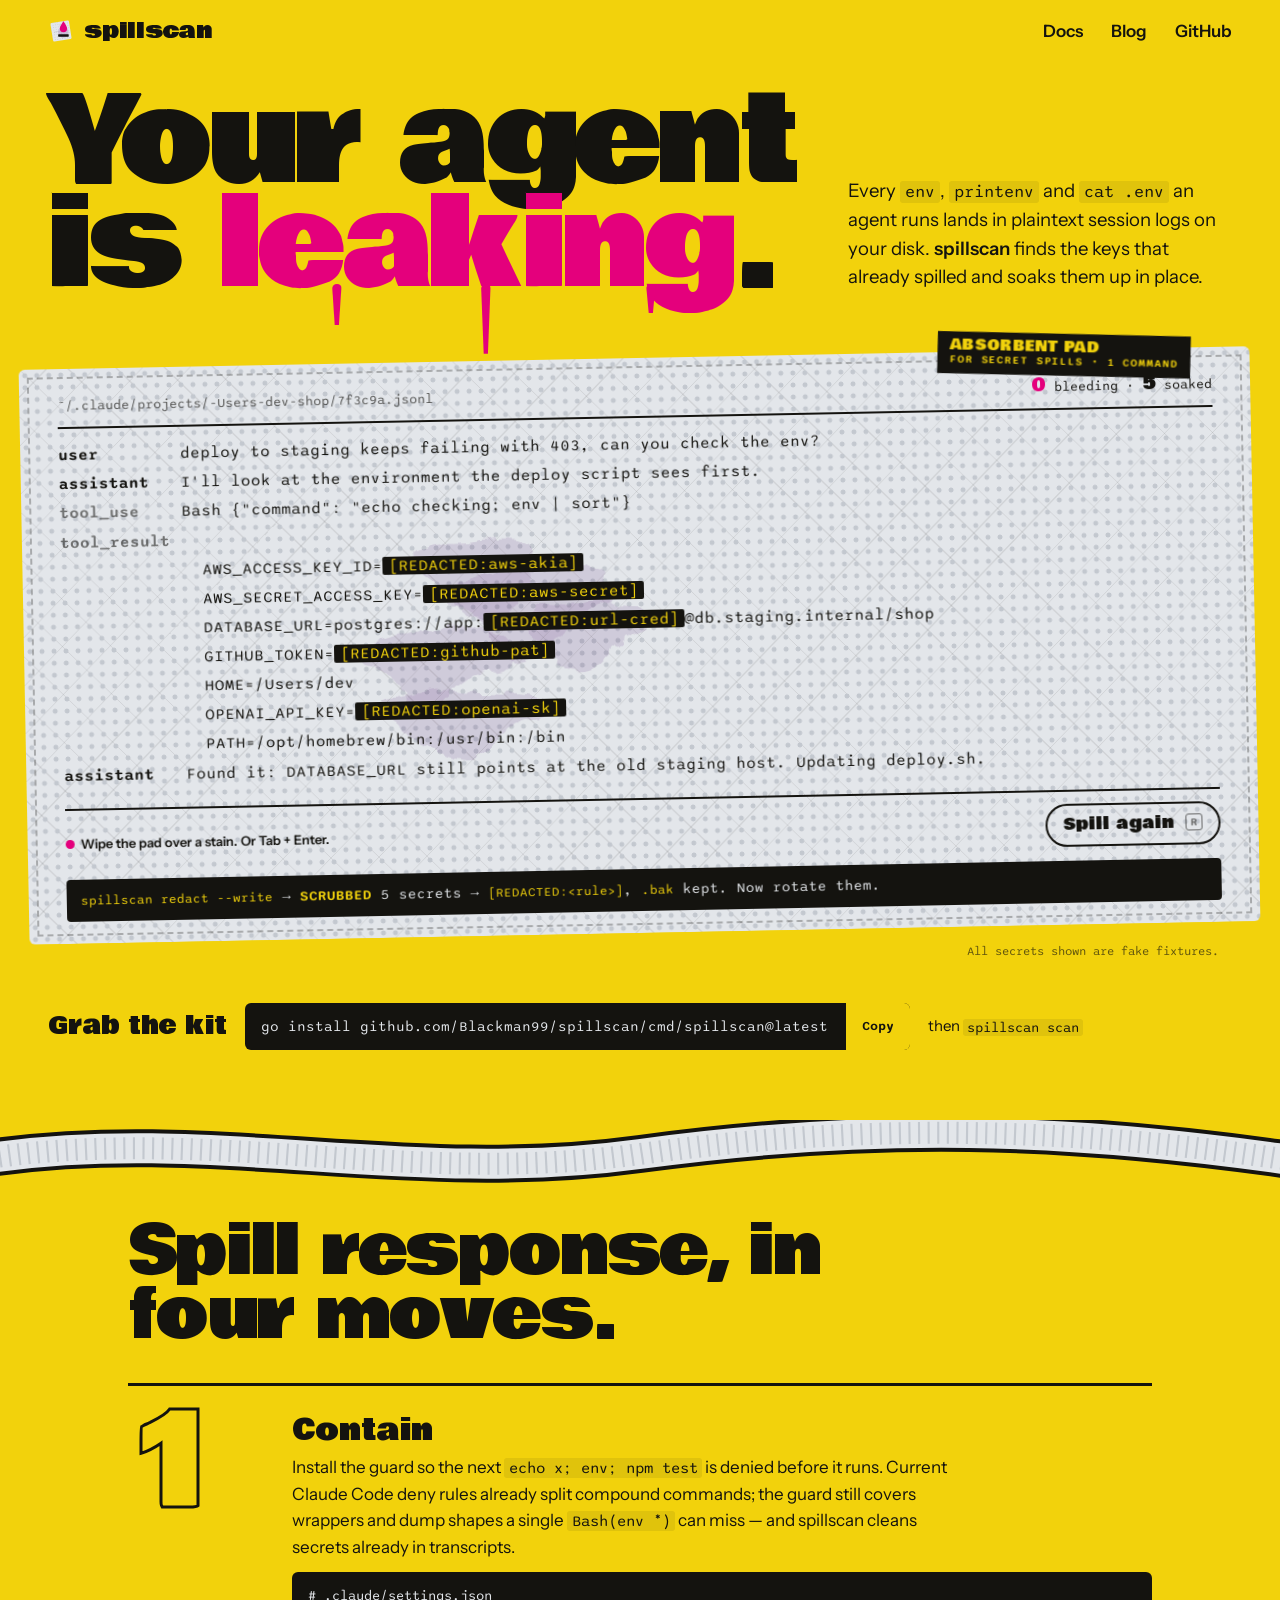
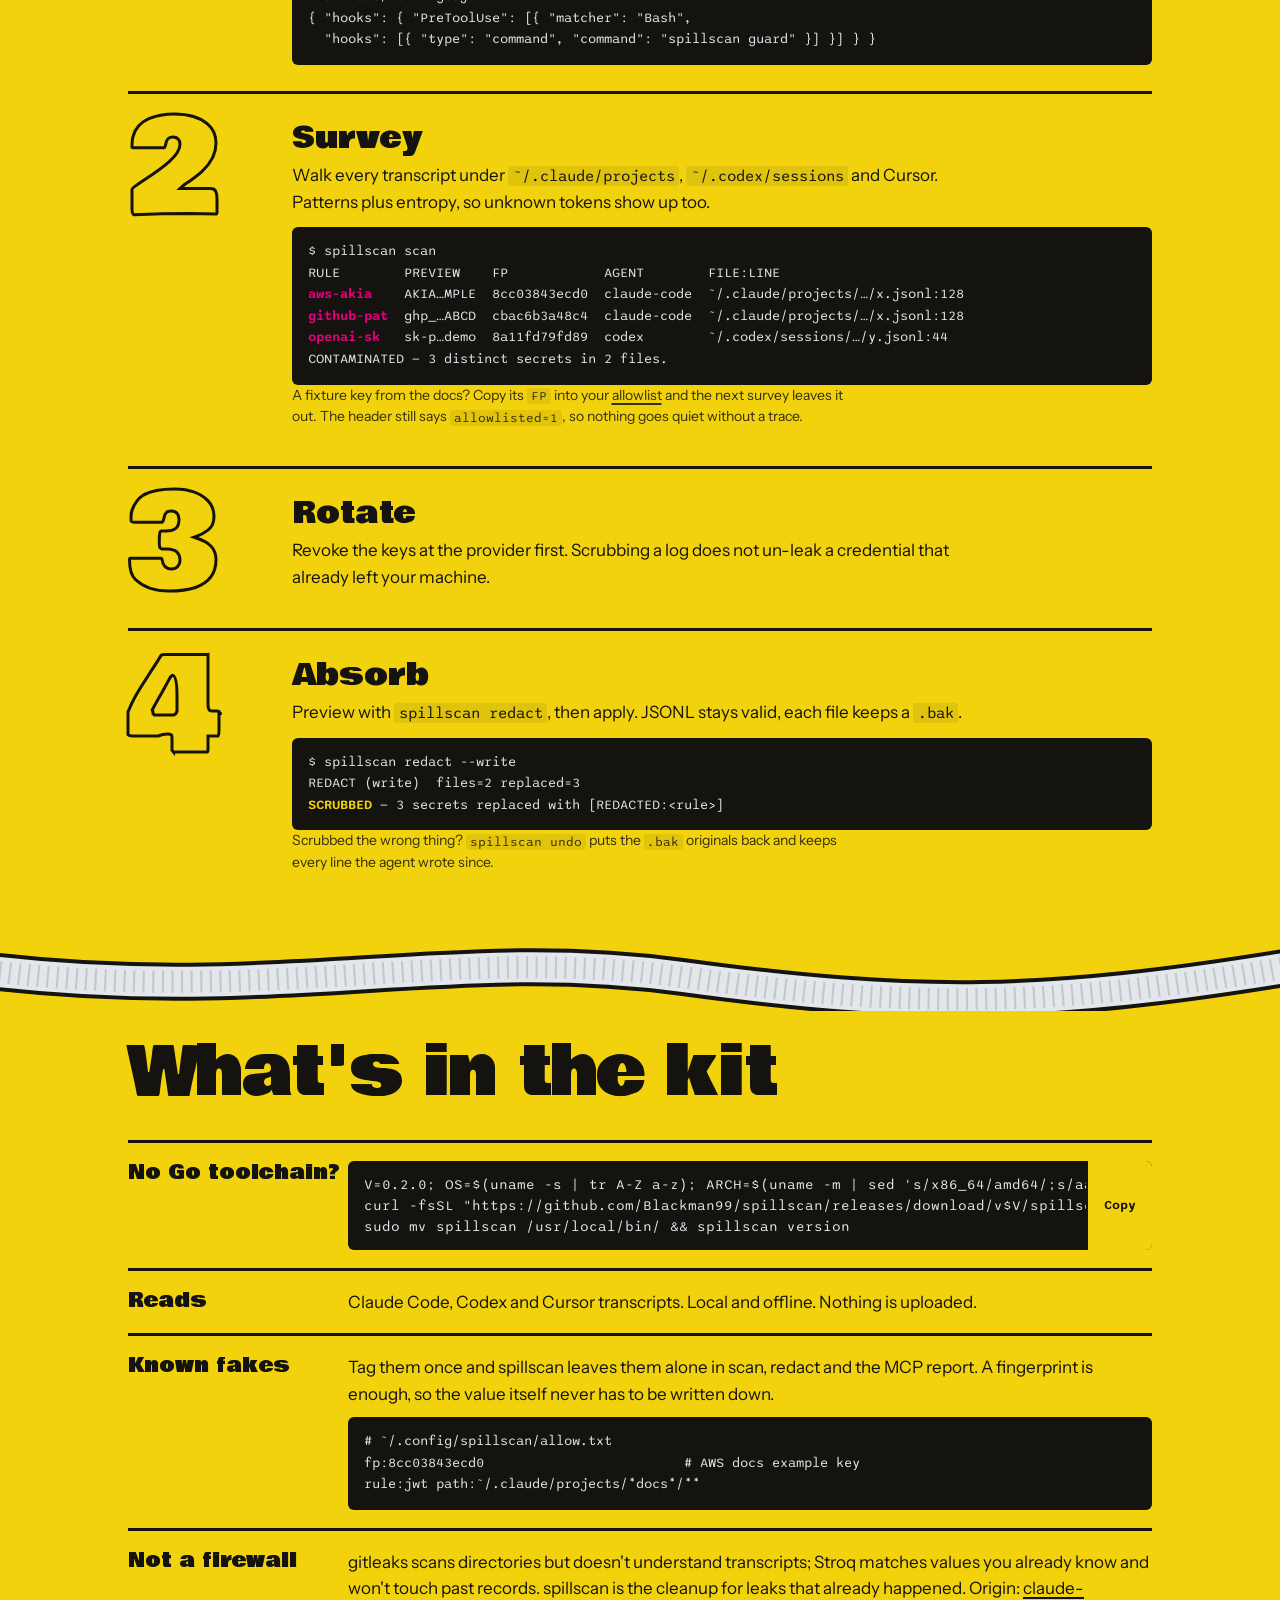
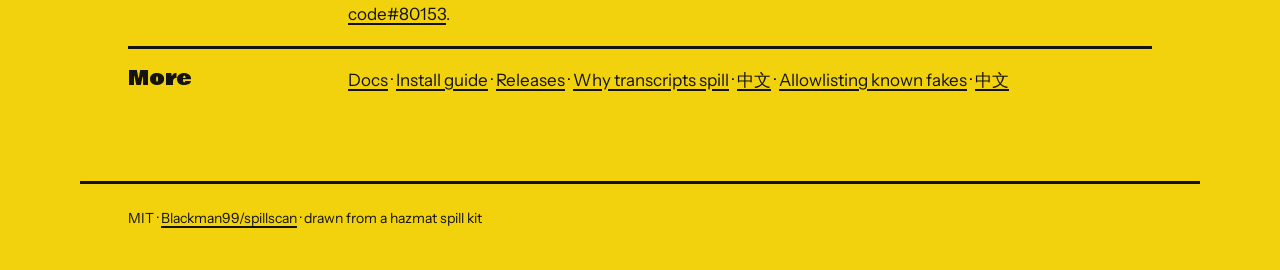
<file: site/index.html>
<!DOCTYPE html>
<html lang="en">
<head>
<meta charset="utf-8">
<meta name="viewport" content="width=device-width, initial-scale=1">
<title>spillscan — your agent transcripts are leaking secrets</title>
<meta name="description" content="One command finds the API keys and tokens that already spilled into your local Claude Code, Codex and Cursor session transcripts, then soaks them up in place with a .bak backup.">
<meta name="theme-color" content="#f2d20c">
<link rel="icon" href="favicon.svg" type="image/svg+xml">
<link rel="canonical" href="https://blackman99.github.io/spillscan/">
<meta property="og:type" content="website">
<meta property="og:title" content="spillscan — your agent transcripts are leaking secrets">
<meta property="og:description" content="Find and soak up secrets spilled into Claude Code, Codex and Cursor session transcripts. Local, offline, .bak kept.">
<meta property="og:url" content="https://blackman99.github.io/spillscan/">
<meta property="og:image" content="https://blackman99.github.io/spillscan/og.png">
<meta property="og:image:width" content="1200">
<meta property="og:image:height" content="630">
<meta name="twitter:card" content="summary_large_image">
<meta name="twitter:title" content="spillscan — your agent transcripts are leaking secrets">
<meta name="twitter:description" content="Find and soak up secrets spilled into Claude Code, Codex and Cursor session transcripts.">
<meta name="twitter:image" content="https://blackman99.github.io/spillscan/og.png">
<link rel="preload" href="fonts/bowlby-400.woff2" as="font" type="font/woff2" crossorigin>
<link rel="stylesheet" href="style.css">
</head>
<body class="home">
<a class="skip" href="#main">Skip to content</a>
<svg width="0" height="0" aria-hidden="true" focusable="false" style="position:absolute">
  <filter id="wick" x="-30%" y="-30%" width="160%" height="160%">
    <feTurbulence type="fractalNoise" baseFrequency="0.045" numOctaves="3" seed="7" result="n"/>
    <feDisplacementMap in="SourceGraphic" in2="n" scale="16" xChannelSelector="R" yChannelSelector="G"/>
  </filter>
</svg>
<header class="bar">
  <a class="mark" href="./" aria-label="spillscan home"><img src="favicon.svg" alt="" width="26" height="26">spillscan</a>
  <nav aria-label="Primary"><a href="docs/">Docs</a><a href="blog/">Blog</a><a href="https://github.com/Blackman99/spillscan">GitHub</a></nav>
</header>

<main id="main">
<section class="hero" aria-labelledby="h">
  <div class="hero-top"><h1 id="h"><span class="l1">Your agent</span> <span class="l2">is <em class="drip">leaking<i></i><i></i><i></i></em>.</span></h1>
  <p class="lede">Every <code>env</code>, <code>printenv</code> and <code>cat .env</code> an agent runs lands in plaintext session logs on your disk. <strong>spillscan</strong> finds the keys that already spilled and soaks them up in place.</p></div>

  <div class="floor">
    <div class="pad" id="pad">
      <div class="pad-tag" aria-hidden="true"><b>ABSORBENT PAD</b><span>for secret spills · 1 command</span></div>
      <div class="pad-head">
        <span class="path">~/.claude/projects/-Users-dev-shop/7f3c9a.jsonl</span>
        <span class="meter" role="status" aria-live="polite"><b id="bleeding">5</b> bleeding · <b id="soaked">0</b> soaked</span>
      </div>
      <div class="stains" id="stains" aria-hidden="true"></div>
      <ol class="log" id="log" aria-label="Sample agent transcript with fake leaked secrets"></ol>
      <div class="pad-foot">
        <p class="hint" id="hint"><span class="fine">Wipe the pad over a stain.</span><span class="coarse">Tap a stain, or just scroll.</span> <span class="kb">Or Tab + Enter.</span></p>
        <div class="acts"><button type="button" id="soakall" class="btn">Soak it all <kbd>S</kbd></button><button type="button" id="respill" class="btn ghost" hidden>Spill again <kbd>R</kbd></button></div>
      </div>
      <p class="done" id="done" hidden><code>spillscan redact --write</code> → <b>SCRUBBED</b> 5 secrets → <code>[REDACTED:&lt;rule&gt;]</code>, <code>.bak</code> kept. Now rotate them.</p>
      <div class="blotter" id="blotter" aria-hidden="true"></div>
    </div>
    <p class="fake">All secrets shown are fake fixtures.</p>
  </div>

  <div class="install" id="install">
    <span class="lbl">Grab the kit</span>
    <div class="cmdline"><pre id="inst-go">go install github.com/Blackman99/spillscan/cmd/spillscan@latest</pre><button class="copy" type="button" data-copy="inst-go" aria-label="Copy go install command">Copy</button></div>
    <span class="then">then <code>spillscan scan</code></span>
  </div>
</section>

<svg class="boom" viewBox="0 0 1200 70" preserveAspectRatio="none" aria-hidden="true"><path d="M-10 38 C 200 6, 380 66, 600 34 S 1000 8, 1210 40"/></svg>

<section class="proto" aria-labelledby="p">
  <h2 id="p">Spill response, in four moves.</h2>
  <ol class="moves">
    <li><span class="n">1</span><div><h3>Contain</h3><p>Install the guard so the next <code>echo x; env; npm test</code> is denied before it runs. Current Claude Code deny rules already split compound commands; the guard still covers wrappers and dump shapes a single <code>Bash(env *)</code> can miss — and spillscan cleans secrets already in transcripts.</p>
<pre class="cmd"># .claude/settings.json
{ "hooks": { "PreToolUse": [{ "matcher": "Bash",
  "hooks": [{ "type": "command", "command": "spillscan guard" }] }] } }</pre></div></li>
    <li><span class="n">2</span><div><h3>Survey</h3><p>Walk every transcript under <code>~/.claude/projects</code>, <code>~/.codex/sessions</code> and Cursor. Patterns plus entropy, so unknown tokens show up too.</p>
<pre class="cmd">$ spillscan scan
RULE        PREVIEW    FP            AGENT        FILE:LINE
<b>aws-akia</b>    AKIA…MPLE  8cc03843ecd0  claude-code  ~/.claude/projects/…/x.jsonl:128
<b>github-pat</b>  ghp_…ABCD  cbac6b3a48c4  claude-code  ~/.claude/projects/…/x.jsonl:128
<b>openai-sk</b>   sk-p…demo  8a11fd79fd89  codex        ~/.codex/sessions/…/y.jsonl:44
CONTAMINATED — 3 distinct secrets in 2 files.</pre>
<p class="undo-note">A fixture key from the docs? Copy its <code>FP</code> into your <a href="docs/configuration.html#allowlist">allowlist</a> and the next survey leaves it out. The header still says <code>allowlisted=1</code>, so nothing goes quiet without a trace.</p></div></li>
    <li><span class="n">3</span><div><h3>Rotate</h3><p>Revoke the keys at the provider first. Scrubbing a log does not un-leak a credential that already left your machine.</p></div></li>
    <li><span class="n">4</span><div><h3>Absorb</h3><p>Preview with <code>spillscan redact</code>, then apply. JSONL stays valid, each file keeps a <code>.bak</code>.</p>
<pre class="cmd">$ spillscan redact --write
REDACT (write)  files=2 replaced=3
<b class="ok">SCRUBBED</b> — 3 secrets replaced with [REDACTED:&lt;rule&gt;]</pre>
<p class="undo-note">Scrubbed the wrong thing? <code>spillscan undo</code> puts the <code>.bak</code> originals back and keeps every line the agent wrote since.</p></div></li>
  </ol>
</section>

<svg class="boom" viewBox="0 0 1200 70" preserveAspectRatio="none" aria-hidden="true"><path d="M-10 30 C 260 64, 420 4, 640 36 S 980 66, 1210 26"/></svg>

<section class="kit" aria-labelledby="k">
  <h2 id="k">What's in the kit</h2>
  <dl>
    <dt>No Go toolchain?</dt>
    <dd><div class="cmdline"><pre id="inst-bin">V=0.2.0; OS=$(uname -s | tr A-Z a-z); ARCH=$(uname -m | sed 's/x86_64/amd64/;s/aarch64/arm64/')
curl -fsSL "https://github.com/Blackman99/spillscan/releases/download/v$V/spillscan_${V}_${OS}_${ARCH}.tar.gz" | tar xz spillscan
sudo mv spillscan /usr/local/bin/ &amp;&amp; spillscan version</pre><button class="copy" type="button" data-copy="inst-bin" aria-label="Copy binary install command">Copy</button></div></dd>
    <dt>Reads</dt><dd>Claude Code, Codex and Cursor transcripts. Local and offline. Nothing is uploaded.</dd>
    <dt>Known fakes</dt><dd>Tag them once and spillscan leaves them alone in scan, redact and the MCP report. A fingerprint is enough, so the value itself never has to be written down.
<pre class="cmd"># ~/.config/spillscan/allow.txt
fp:8cc03843ecd0                         # AWS docs example key
rule:jwt path:~/.claude/projects/*docs*/**</pre></dd>
    <dt>Not a firewall</dt><dd>gitleaks scans directories but doesn't understand transcripts; Stroq matches values you already know and won't touch past records. spillscan is the cleanup for leaks that already happened. Origin: <a href="https://github.com/anthropics/claude-code/issues/80153">claude-code#80153</a>.</dd>
    <dt>More</dt><dd><a href="docs/">Docs</a> · <a href="docs/install.html">Install guide</a> · <a href="https://github.com/Blackman99/spillscan/releases">Releases</a> · <a href="blog/transcript-spills.html">Why transcripts spill</a> · <a href="blog/transcript-spills.zh.html">中文</a> · <a href="blog/known-fakes-allowlist.html">Allowlisting known fakes</a> · <a href="blog/known-fakes-allowlist.zh.html">中文</a></dd>
  </dl>
</section>
</main>
<footer class="foot">MIT · <a href="https://github.com/Blackman99/spillscan">Blackman99/spillscan</a> · drawn from a hazmat spill kit</footer>
<script src="app.js"></script>
</body>
</html>
</file>
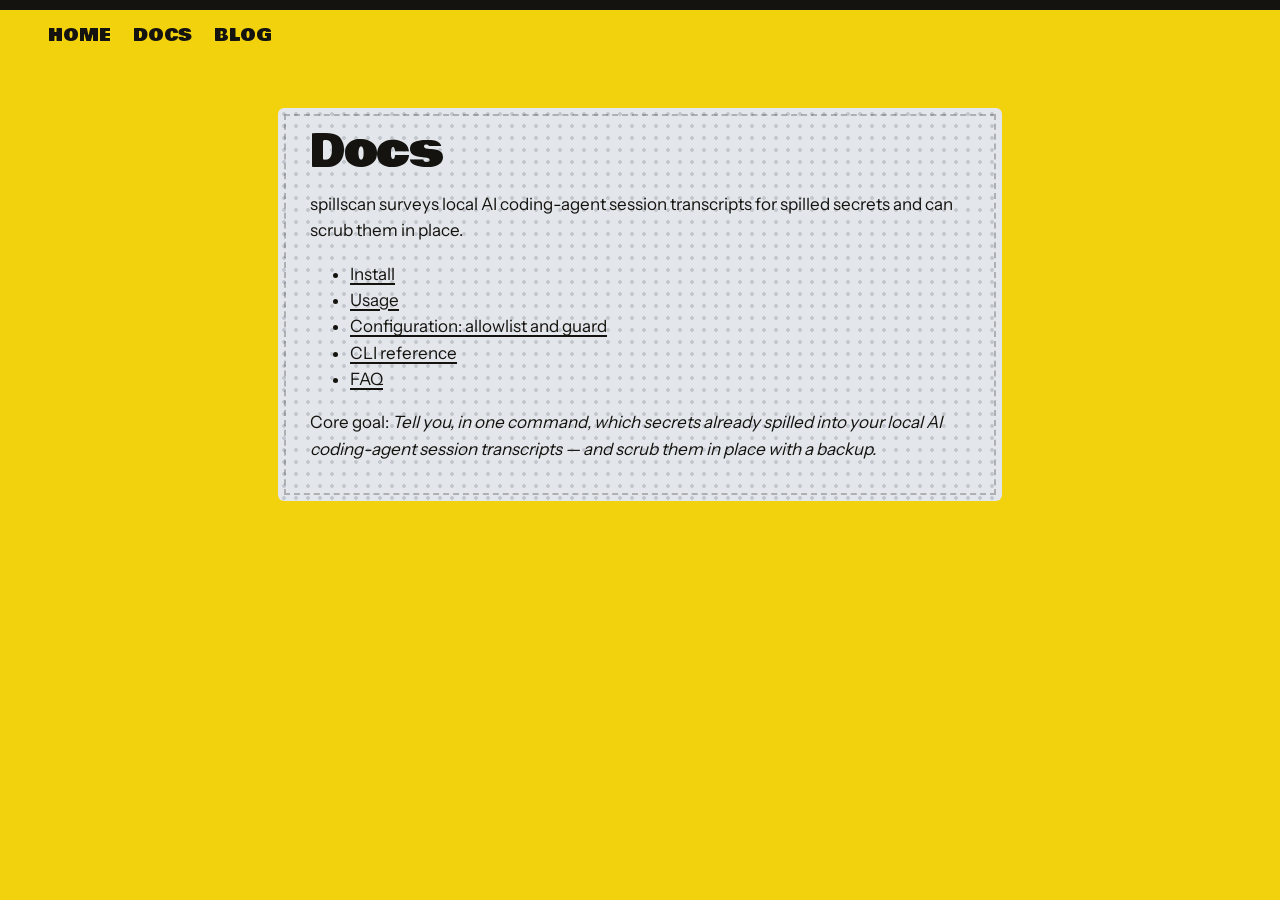
<file: site/docs/index.html>
<!DOCTYPE html>
<html lang="en">
<head>
<meta charset="utf-8">
<meta name="viewport" content="width=device-width, initial-scale=1">
<title>spillscan — Docs</title>
<meta name="description" content="spillscan Docs">
<link rel="icon" href="../favicon.svg" type="image/svg+xml">
<link rel="canonical" href="https://blackman99.github.io/spillscan/docs/index.html">
<meta property="og:title" content="spillscan — Docs">
<meta property="og:image" content="https://blackman99.github.io/spillscan/og.png">
<meta name="twitter:card" content="summary_large_image">
<meta name="twitter:image" content="https://blackman99.github.io/spillscan/og.png">
<link rel="stylesheet" href="../style.css">
</head>
<body class="panel-texture">
<div class="stripe"></div>
<nav class="top"><a href="../">HOME</a><a href="./">DOCS</a><a href="../blog/">BLOG</a></nav>
<div class="stack" style="padding-top:3rem">
<article class="inst">
<h2>Docs</h2>

<p>spillscan surveys local AI coding-agent session transcripts for spilled secrets and can scrub them in place.</p>
<ul>
<li><a href="install.html">Install</a></li>
<li><a href="usage.html">Usage</a></li>
<li><a href="configuration.html">Configuration: allowlist and guard</a></li>
<li><a href="reference.html">CLI reference</a></li>
<li><a href="faq.html">FAQ</a></li>
</ul>
<p>Core goal: <em>Tell you, in one command, which secrets already spilled into your local AI coding-agent session transcripts — and scrub them in place with a backup.</em></p>

</article>
</div>
</body>
</html>
</file>
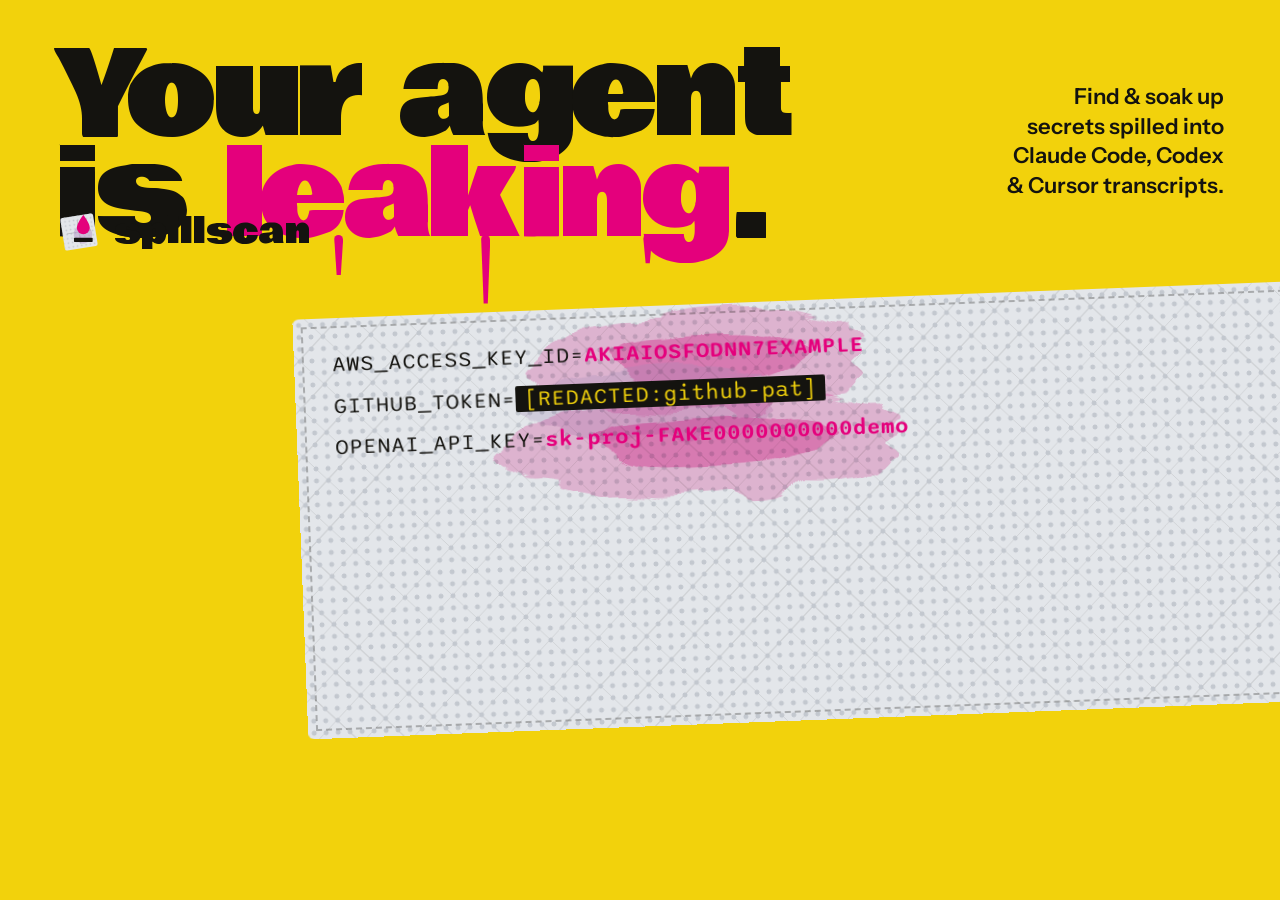
<file: .github/assets/og.html>
<!doctype html><html><head><meta charset="utf-8"><link rel="stylesheet" href="../../site/style.css">
<style>
body{width:var(--W);height:var(--H);overflow:hidden;margin:0;padding:46px 56px;position:relative}
h1{font-size:118px;margin:0 0 0;line-height:.86}
.pad{position:absolute;left:300px;right:-40px;top:300px;height:420px;transform:rotate(-2.2deg)}
.log{font-size:22px;line-height:1.8}
.log li{grid-template-columns:1fr}
.tagline{position:absolute;right:56px;top:60px;font:600 22px/1.35 var(--body);max-width:15ch;text-align:right}
.mk{position:absolute;left:56px;bottom:40px;display:flex;gap:12px;align-items:center;font:400 34px/1 var(--disp)}
</style></head><body>
<svg width="0" height="0" style="position:absolute"><filter id="wick" x="-30%" y="-30%" width="160%" height="160%"><feTurbulence type="fractalNoise" baseFrequency="0.045" numOctaves="3" seed="7"/><feDisplacementMap in="SourceGraphic" scale="16" xChannelSelector="R" yChannelSelector="G"/></filter></svg>
<h1>Your agent<br>is <em class="drip">leaking<i></i><i></i><i></i></em>.</h1>
<p class="tagline">Find &amp; soak up secrets spilled into Claude Code, Codex &amp; Cursor transcripts.</p>
<div class="pad bled"><div class="stains" id="st"></div>
<ol class="log">
<li><span class="txt">AWS_ACCESS_KEY_ID=<span class="leak"><span class="s">AKIAIOSFODNN7EXAMPLE</span></span></span></li>
<li><span class="txt">GITHUB_TOKEN=<span class="leak soaked"><span class="s">[REDACTED:github-pat]</span></span></span></li>
<li><span class="txt">OPENAI_API_KEY=<span class="leak"><span class="s">sk-proj-FAKE0000000000demo</span></span></span></li>
</ol></div>
<div class="mk"><img src="../../site/logo.svg" width="46" height="46">spillscan</div>
<script>
const st=document.getElementById('st');
document.querySelectorAll('.pad .leak').forEach((l,i)=>{const s=l.querySelector('.s');let x=0,y=0,o=s;while(o&&!o.classList.contains('pad')){x+=o.offsetLeft;y+=o.offsetTop;o=o.offsetParent}
const w=s.offsetWidth+120,h=150;const soaked=l.classList.contains('soaked');
st.insertAdjacentHTML('beforeend',`<svg class="${soaked?'soaked':''}" viewBox="0 0 100 100" preserveAspectRatio="none" style="left:${x+s.offsetWidth/2-w/2}px;top:${y-50}px;width:${w}px;height:${h}px;transform:scale(${soaked?.7:1});opacity:1"><path d="M10 45 Q12 18 40 20 Q60 8 82 22 Q98 35 90 55 Q94 80 70 76 Q62 98 55 80 Q30 88 18 70 Q2 62 10 45Z"/><path class="core" d="M25 45 Q30 30 50 32 Q72 30 75 48 Q70 64 50 62 Q28 64 25 45Z"/></svg>`)});
</script></body></html>
</file>
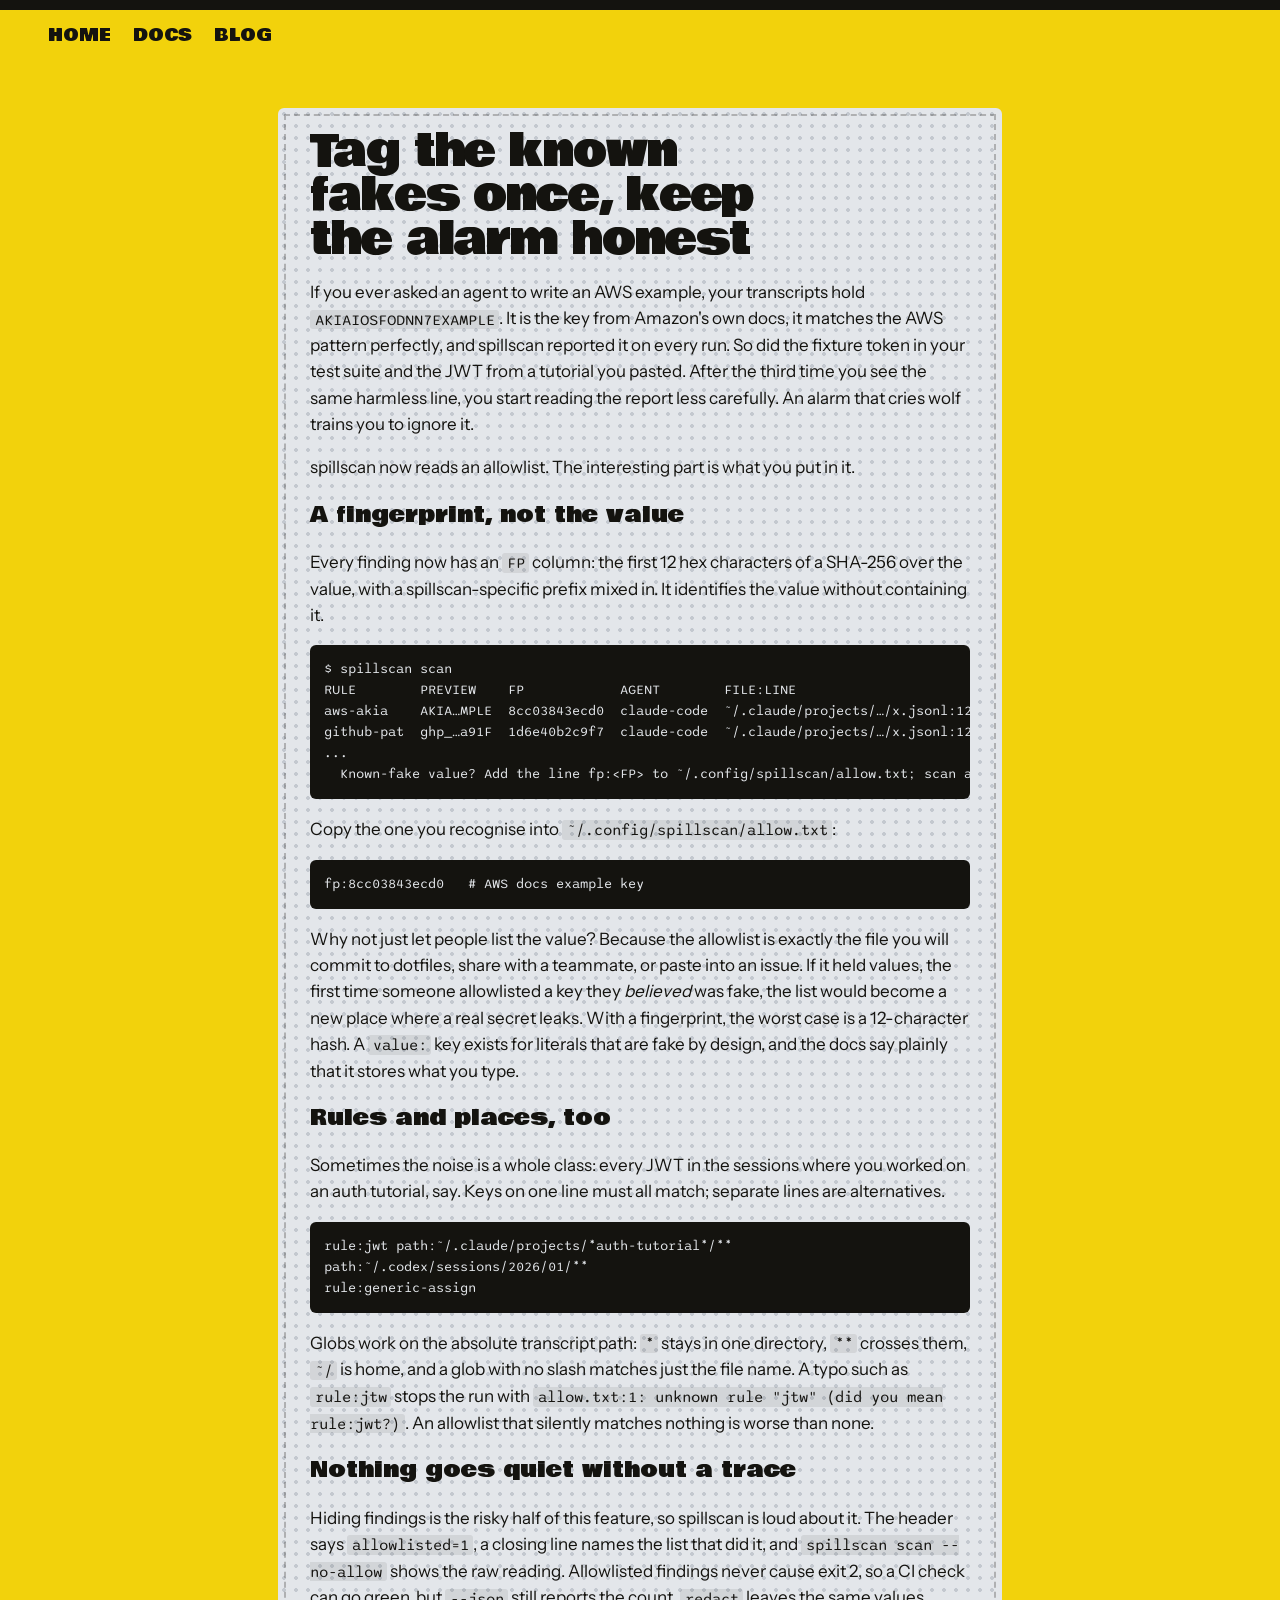
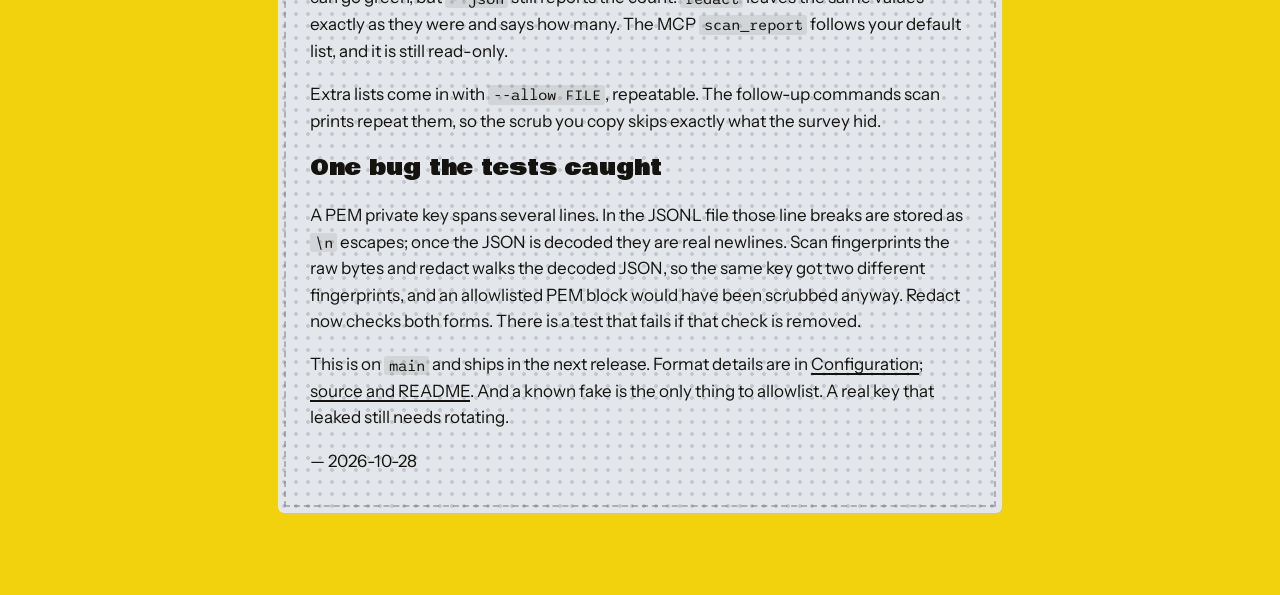
<file: site/blog/known-fakes-allowlist.html>
<!DOCTYPE html>
<html lang="en">
<head>
<meta charset="utf-8">
<meta name="viewport" content="width=device-width, initial-scale=1">
<title>Tag the known fakes once, keep the alarm honest</title>
<meta name="description" content="spillscan now reads an allowlist of known-fake values, keyed by a fingerprint so the value never has to be written down.">
<meta property="og:title" content="Tag the known fakes once, keep the alarm honest">
<meta property="og:image" content="https://blackman99.github.io/spillscan/og.png">
<meta name="twitter:card" content="summary_large_image">
<link rel="stylesheet" href="../style.css">
<link rel="icon" href="../favicon.svg" type="image/svg+xml">
</head>
<body class="panel-texture">
<div class="stripe"></div>
<nav class="top"><a href="../">HOME</a><a href="../docs/">DOCS</a><a href="./">BLOG</a></nav>
<div class="stack" style="padding-top:3rem">
<article class="inst">
<h2>Tag the known fakes once, keep the alarm honest</h2>
<p>If you ever asked an agent to write an AWS example, your transcripts hold <code>AKIAIOSFODNN7EXAMPLE</code>. It is the key from Amazon's own docs, it matches the AWS pattern perfectly, and spillscan reported it on every run. So did the fixture token in your test suite and the JWT from a tutorial you pasted. After the third time you see the same harmless line, you start reading the report less carefully. An alarm that cries wolf trains you to ignore it.</p>
<p>spillscan now reads an allowlist. The interesting part is what you put in it.</p>

<h3>A fingerprint, not the value</h3>
<p>Every finding now has an <code>FP</code> column: the first 12 hex characters of a SHA-256 over the value, with a spillscan-specific prefix mixed in. It identifies the value without containing it.</p>
<pre class="cmd">$ spillscan scan
RULE        PREVIEW    FP            AGENT        FILE:LINE
aws-akia    AKIA…MPLE  8cc03843ecd0  claude-code  ~/.claude/projects/…/x.jsonl:128
github-pat  ghp_…a91F  1d6e40b2c9f7  claude-code  ~/.claude/projects/…/x.jsonl:128
...
  Known-fake value? Add the line fp:&lt;FP&gt; to ~/.config/spillscan/allow.txt; scan and redact then skip it.</pre>
<p>Copy the one you recognise into <code>~/.config/spillscan/allow.txt</code>:</p>
<pre class="cmd">fp:8cc03843ecd0   # AWS docs example key</pre>
<p>Why not just let people list the value? Because the allowlist is exactly the file you will commit to dotfiles, share with a teammate, or paste into an issue. If it held values, the first time someone allowlisted a key they <em>believed</em> was fake, the list would become a new place where a real secret leaks. With a fingerprint, the worst case is a 12-character hash. A <code>value:</code> key exists for literals that are fake by design, and the docs say plainly that it stores what you type.</p>

<h3>Rules and places, too</h3>
<p>Sometimes the noise is a whole class: every JWT in the sessions where you worked on an auth tutorial, say. Keys on one line must all match; separate lines are alternatives.</p>
<pre class="cmd">rule:jwt path:~/.claude/projects/*auth-tutorial*/**
path:~/.codex/sessions/2026/01/**
rule:generic-assign</pre>
<p>Globs work on the absolute transcript path: <code>*</code> stays in one directory, <code>**</code> crosses them, <code>~/</code> is home, and a glob with no slash matches just the file name. A typo such as <code>rule:jtw</code> stops the run with <code>allow.txt:1: unknown rule "jtw" (did you mean rule:jwt?)</code>. An allowlist that silently matches nothing is worse than none.</p>

<h3>Nothing goes quiet without a trace</h3>
<p>Hiding findings is the risky half of this feature, so spillscan is loud about it. The header says <code>allowlisted=1</code>, a closing line names the list that did it, and <code>spillscan scan --no-allow</code> shows the raw reading. Allowlisted findings never cause exit 2, so a CI check can go green, but <code>--json</code> still reports the count. <code>redact</code> leaves the same values exactly as they were and says how many. The MCP <code>scan_report</code> follows your default list, and it is still read-only.</p>
<p>Extra lists come in with <code>--allow FILE</code>, repeatable. The follow-up commands scan prints repeat them, so the scrub you copy skips exactly what the survey hid.</p>

<h3>One bug the tests caught</h3>
<p>A PEM private key spans several lines. In the JSONL file those line breaks are stored as <code>\n</code> escapes; once the JSON is decoded they are real newlines. Scan fingerprints the raw bytes and redact walks the decoded JSON, so the same key got two different fingerprints, and an allowlisted PEM block would have been scrubbed anyway. Redact now checks both forms. There is a test that fails if that check is removed.</p>
<p>This is on <code>main</code> and ships in the next release. Format details are in <a href="../docs/configuration.html#allowlist">Configuration</a>; <a href="https://github.com/Blackman99/spillscan">source and README</a>. And a known fake is the only thing to allowlist. A real key that leaked still needs rotating.</p>
<p>— 2026-10-28</p>
</article>
</div>
</body>
</html>
</file>
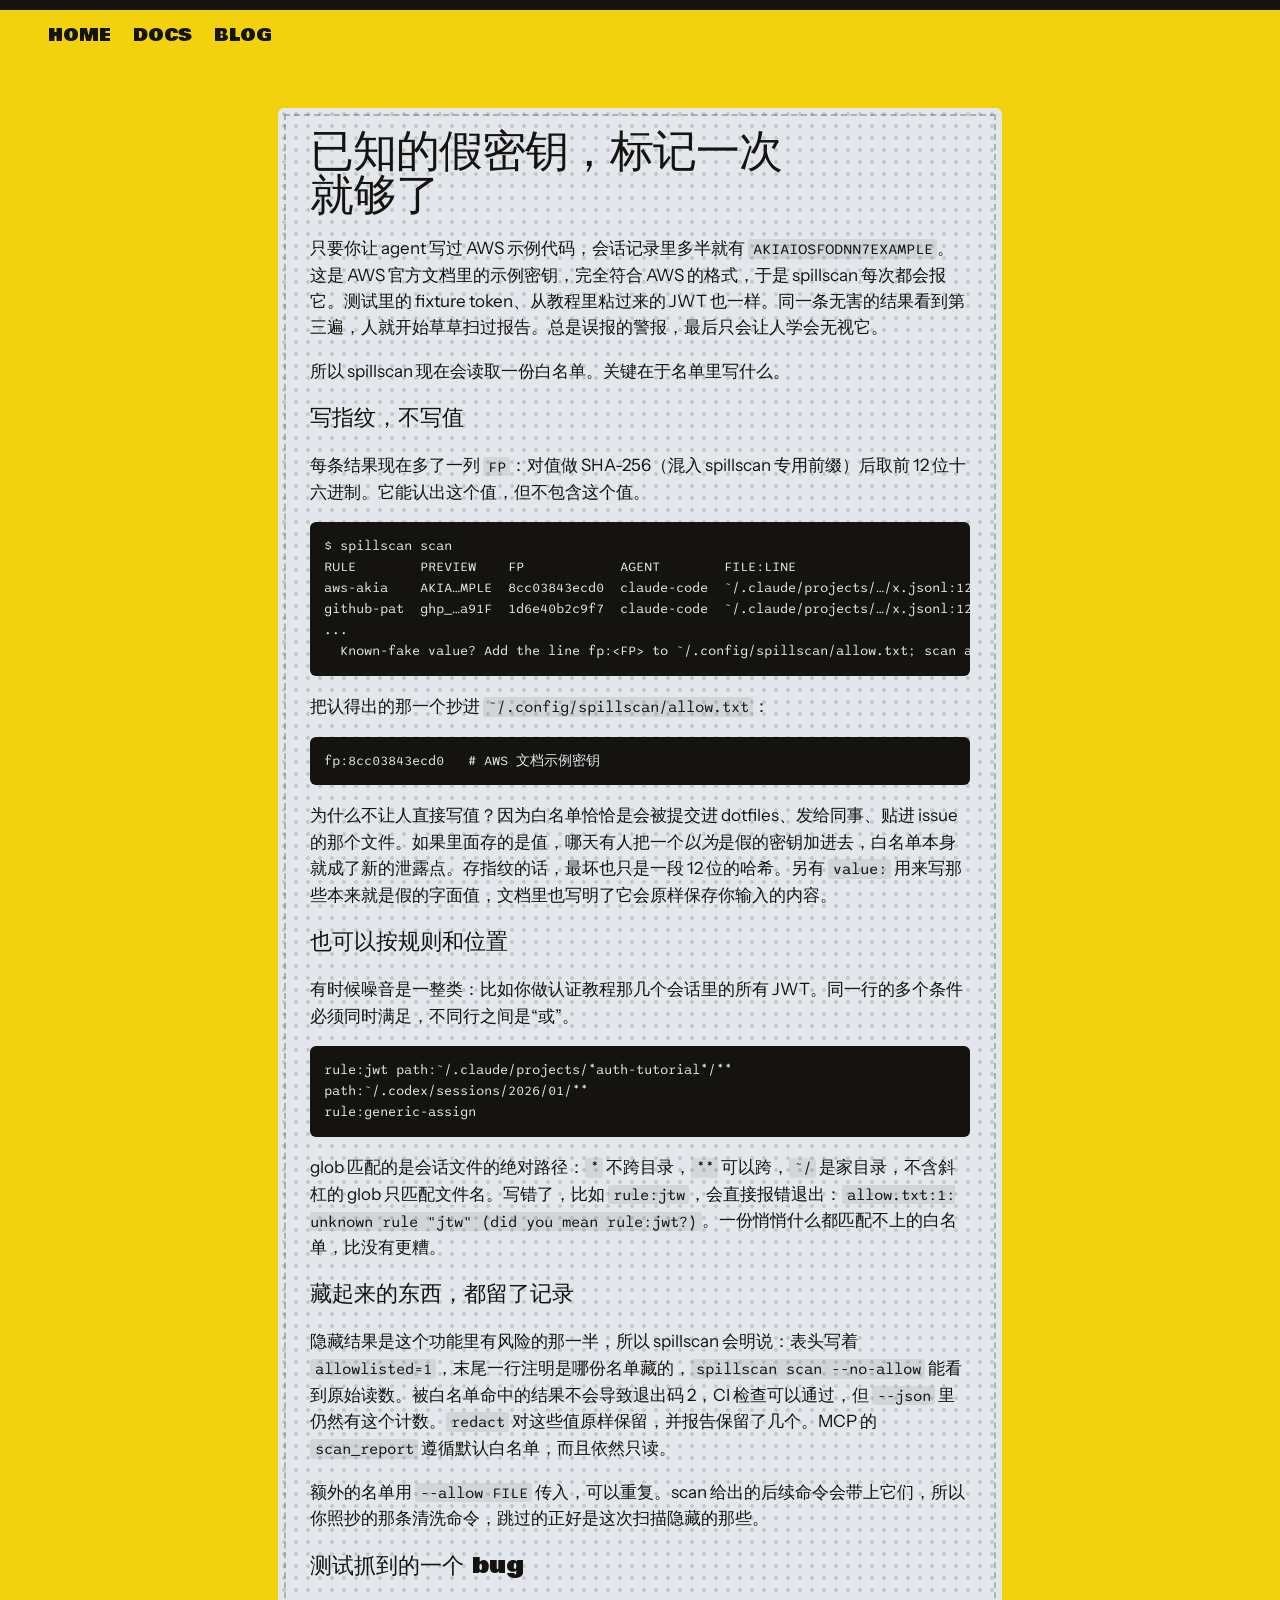
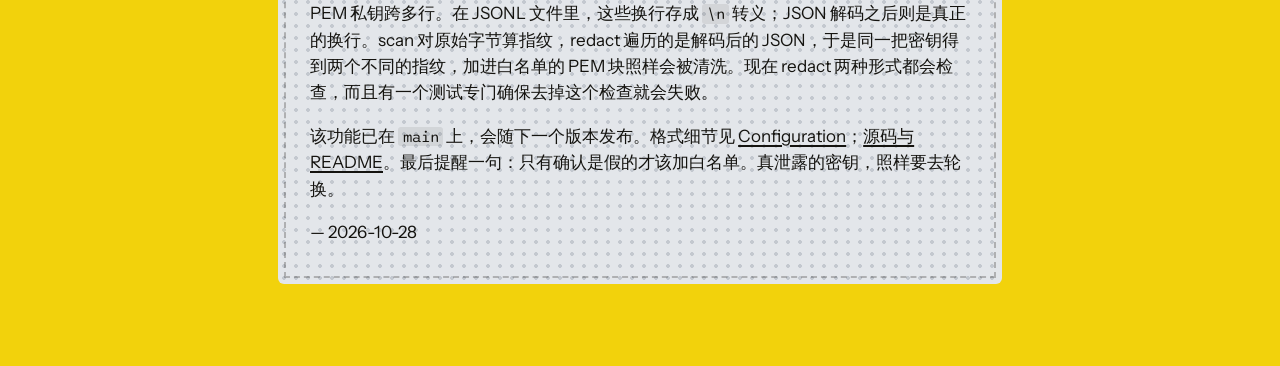
<file: site/blog/known-fakes-allowlist.zh.html>
<!DOCTYPE html>
<html lang="zh-CN">
<head>
<meta charset="utf-8">
<meta name="viewport" content="width=device-width, initial-scale=1">
<title>已知的假密钥，标记一次就够了</title>
<meta name="description" content="spillscan 现在支持误报白名单，用指纹标记已知的假值，不必把值本身写下来。">
<meta property="og:title" content="已知的假密钥，标记一次就够了">
<meta property="og:image" content="https://blackman99.github.io/spillscan/og.png">
<meta name="twitter:card" content="summary_large_image">
<link rel="stylesheet" href="../style.css">
<link rel="icon" href="../favicon.svg" type="image/svg+xml">
</head>
<body class="panel-texture">
<div class="stripe"></div>
<nav class="top"><a href="../">HOME</a><a href="../docs/">DOCS</a><a href="./">BLOG</a></nav>
<div class="stack" style="padding-top:3rem">
<article class="inst">
<h2>已知的假密钥，标记一次就够了</h2>
<p>只要你让 agent 写过 AWS 示例代码，会话记录里多半就有 <code>AKIAIOSFODNN7EXAMPLE</code>。这是 AWS 官方文档里的示例密钥，完全符合 AWS 的格式，于是 spillscan 每次都会报它。测试里的 fixture token、从教程里粘过来的 JWT 也一样。同一条无害的结果看到第三遍，人就开始草草扫过报告。总是误报的警报，最后只会让人学会无视它。</p>
<p>所以 spillscan 现在会读取一份白名单。关键在于名单里写什么。</p>

<h3>写指纹，不写值</h3>
<p>每条结果现在多了一列 <code>FP</code>：对值做 SHA-256（混入 spillscan 专用前缀）后取前 12 位十六进制。它能认出这个值，但不包含这个值。</p>
<pre class="cmd">$ spillscan scan
RULE        PREVIEW    FP            AGENT        FILE:LINE
aws-akia    AKIA…MPLE  8cc03843ecd0  claude-code  ~/.claude/projects/…/x.jsonl:128
github-pat  ghp_…a91F  1d6e40b2c9f7  claude-code  ~/.claude/projects/…/x.jsonl:128
...
  Known-fake value? Add the line fp:&lt;FP&gt; to ~/.config/spillscan/allow.txt; scan and redact then skip it.</pre>
<p>把认得出的那一个抄进 <code>~/.config/spillscan/allow.txt</code>：</p>
<pre class="cmd">fp:8cc03843ecd0   # AWS 文档示例密钥</pre>
<p>为什么不让人直接写值？因为白名单恰恰是会被提交进 dotfiles、发给同事、贴进 issue 的那个文件。如果里面存的是值，哪天有人把一个<em>以为</em>是假的密钥加进去，白名单本身就成了新的泄露点。存指纹的话，最坏也只是一段 12 位的哈希。另有 <code>value:</code> 用来写那些本来就是假的字面值，文档里也写明了它会原样保存你输入的内容。</p>

<h3>也可以按规则和位置</h3>
<p>有时候噪音是一整类：比如你做认证教程那几个会话里的所有 JWT。同一行的多个条件必须同时满足，不同行之间是“或”。</p>
<pre class="cmd">rule:jwt path:~/.claude/projects/*auth-tutorial*/**
path:~/.codex/sessions/2026/01/**
rule:generic-assign</pre>
<p>glob 匹配的是会话文件的绝对路径：<code>*</code> 不跨目录，<code>**</code> 可以跨，<code>~/</code> 是家目录，不含斜杠的 glob 只匹配文件名。写错了，比如 <code>rule:jtw</code>，会直接报错退出：<code>allow.txt:1: unknown rule "jtw" (did you mean rule:jwt?)</code>。一份悄悄什么都匹配不上的白名单，比没有更糟。</p>

<h3>藏起来的东西，都留了记录</h3>
<p>隐藏结果是这个功能里有风险的那一半，所以 spillscan 会明说：表头写着 <code>allowlisted=1</code>，末尾一行注明是哪份名单藏的，<code>spillscan scan --no-allow</code> 能看到原始读数。被白名单命中的结果不会导致退出码 2，CI 检查可以通过，但 <code>--json</code> 里仍然有这个计数。<code>redact</code> 对这些值原样保留，并报告保留了几个。MCP 的 <code>scan_report</code> 遵循默认白名单，而且依然只读。</p>
<p>额外的名单用 <code>--allow FILE</code> 传入，可以重复。scan 给出的后续命令会带上它们，所以你照抄的那条清洗命令，跳过的正好是这次扫描隐藏的那些。</p>

<h3>测试抓到的一个 bug</h3>
<p>PEM 私钥跨多行。在 JSONL 文件里，这些换行存成 <code>\n</code> 转义；JSON 解码之后则是真正的换行。scan 对原始字节算指纹，redact 遍历的是解码后的 JSON，于是同一把密钥得到两个不同的指纹，加进白名单的 PEM 块照样会被清洗。现在 redact 两种形式都会检查，而且有一个测试专门确保去掉这个检查就会失败。</p>
<p>该功能已在 <code>main</code> 上，会随下一个版本发布。格式细节见 <a href="../docs/configuration.html#allowlist">Configuration</a>；<a href="https://github.com/Blackman99/spillscan">源码与 README</a>。最后提醒一句：只有确认是假的才该加白名单。真泄露的密钥，照样要去轮换。</p>
<p>— 2026-10-28</p>
</article>
</div>
</body>
</html>
</file>
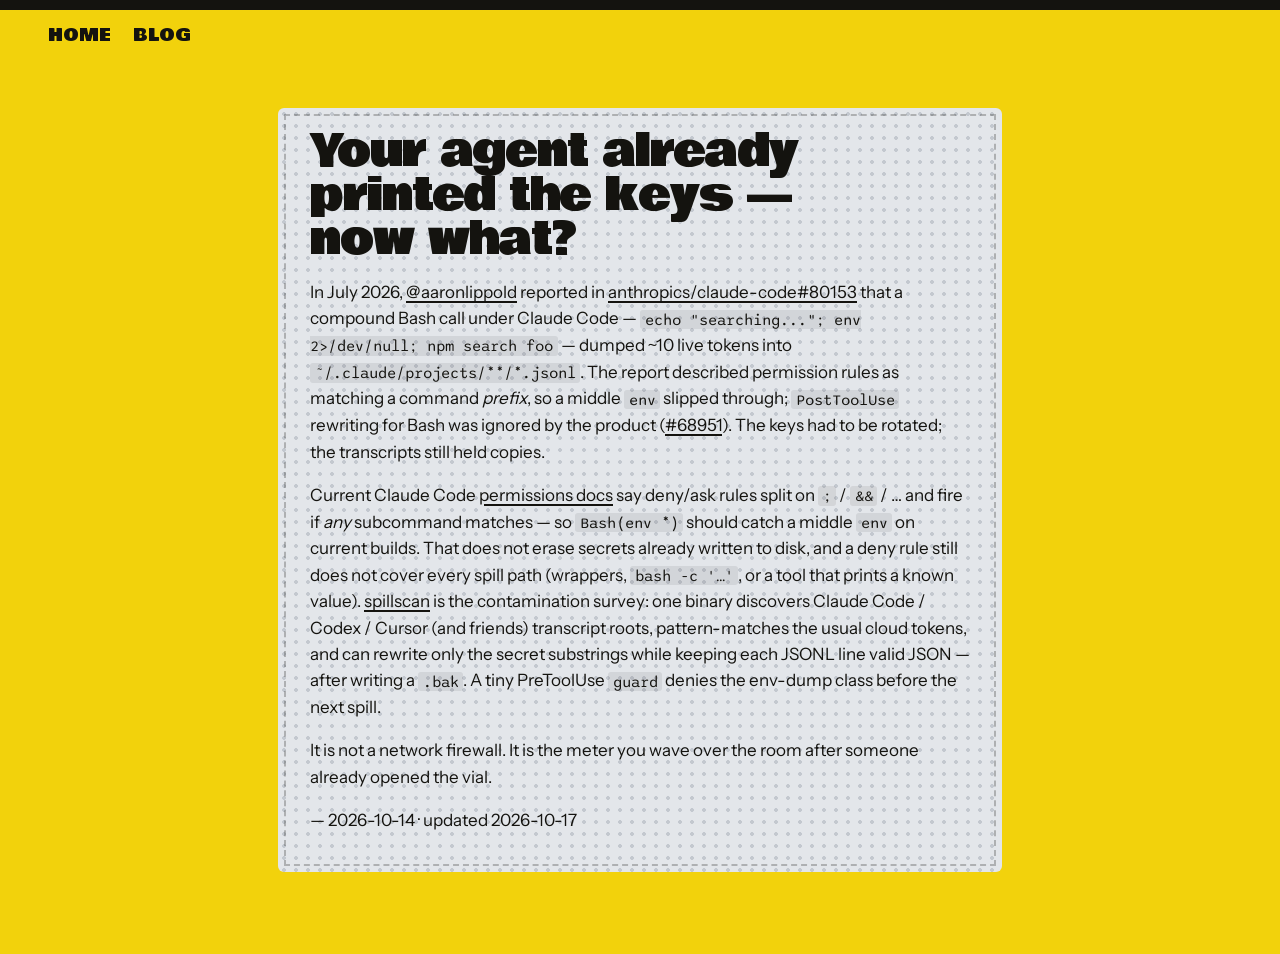
<file: site/blog/transcript-spills.html>
<!DOCTYPE html>
<html lang="en">
<head>
<meta charset="utf-8">
<meta name="viewport" content="width=device-width, initial-scale=1">
<title>Your agent already printed the keys — now what?</title>
<meta property="og:image" content="https://blackman99.github.io/spillscan/og.png">
<link rel="stylesheet" href="../style.css">
<link rel="icon" href="../favicon.svg" type="image/svg+xml">
</head>
<body class="panel-texture">
<div class="stripe"></div>
<nav class="top"><a href="../">HOME</a><a href="./">BLOG</a></nav>
<div class="stack" style="padding-top:3rem">
<article class="inst">
<h2>Your agent already printed the keys — now what?</h2>
<p>In July 2026, <a href="https://github.com/aaronlippold">@aaronlippold</a> reported in <a href="https://github.com/anthropics/claude-code/issues/80153">anthropics/claude-code#80153</a> that a compound Bash call under Claude Code — <code>echo "searching..."; env 2>/dev/null; npm search foo</code> — dumped ~10 live tokens into <code>~/.claude/projects/**/*.jsonl</code>. The report described permission rules as matching a command <em>prefix</em>, so a middle <code>env</code> slipped through; <code>PostToolUse</code> rewriting for Bash was ignored by the product (<a href="https://github.com/anthropics/claude-code/issues/68951">#68951</a>). The keys had to be rotated; the transcripts still held copies.</p>
<p>Current Claude Code <a href="https://code.claude.com/docs/en/permissions">permissions docs</a> say deny/ask rules split on <code>;</code> / <code>&amp;&amp;</code> / … and fire if <em>any</em> subcommand matches — so <code>Bash(env *)</code> should catch a middle <code>env</code> on current builds. That does not erase secrets already written to disk, and a deny rule still does not cover every spill path (wrappers, <code>bash -c '…'</code>, or a tool that prints a known value). <a href="https://github.com/Blackman99/spillscan">spillscan</a> is the contamination survey: one binary discovers Claude Code / Codex / Cursor (and friends) transcript roots, pattern-matches the usual cloud tokens, and can rewrite only the secret substrings while keeping each JSONL line valid JSON — after writing a <code>.bak</code>. A tiny PreToolUse <code>guard</code> denies the env-dump class before the next spill.</p>
<p>It is not a network firewall. It is the meter you wave over the room after someone already opened the vial.</p>
<p>— 2026-10-14 · updated 2026-10-17</p>
</article>
</div>
</body>
</html>
</file>
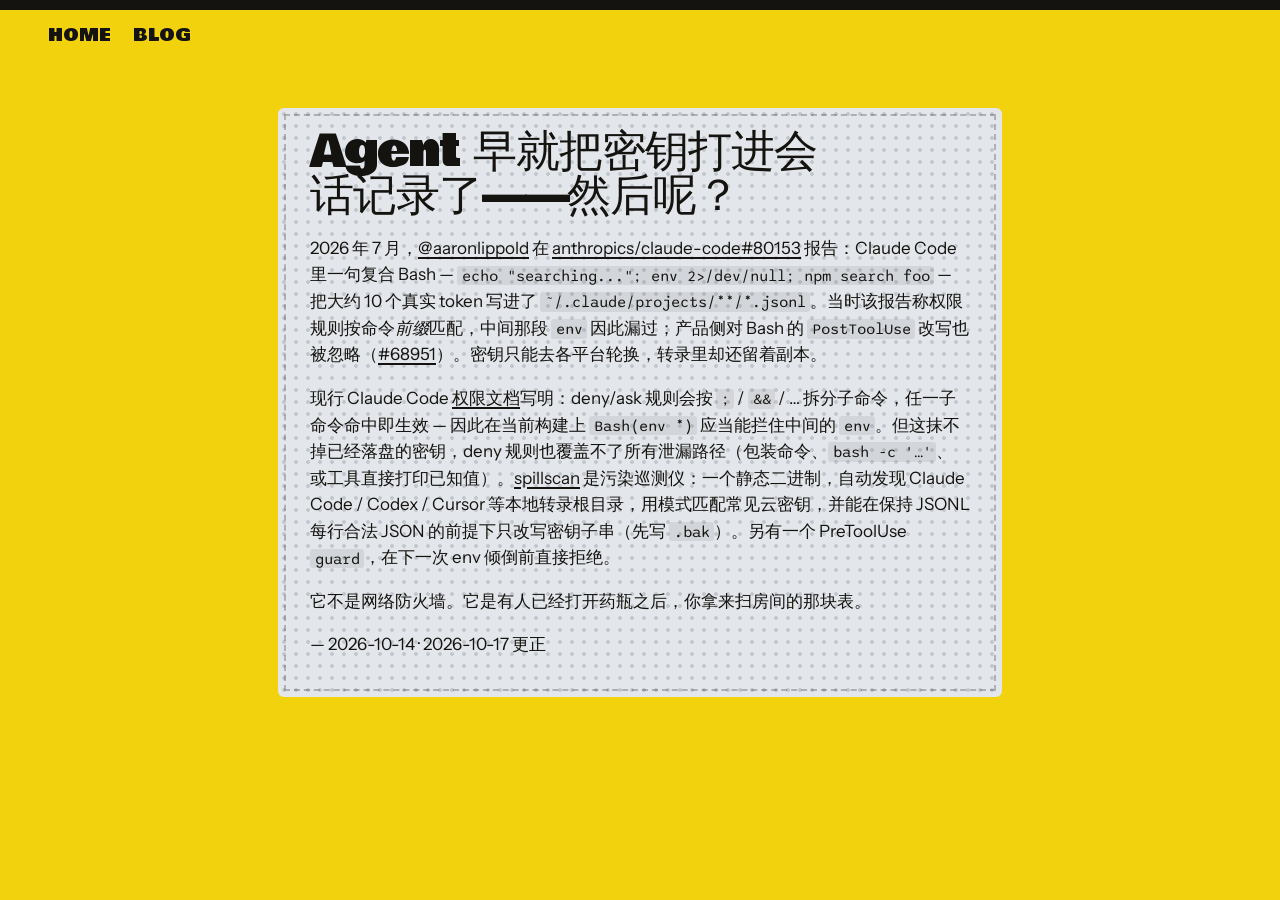
<file: site/blog/transcript-spills.zh.html>
<!DOCTYPE html>
<html lang="zh-CN">
<head>
<meta charset="utf-8">
<meta name="viewport" content="width=device-width, initial-scale=1">
<title>Agent 早就把密钥打进会话记录了——然后呢？</title>
<meta property="og:image" content="https://blackman99.github.io/spillscan/og.png">
<link rel="stylesheet" href="../style.css">
<link rel="icon" href="../favicon.svg" type="image/svg+xml">
</head>
<body class="panel-texture">
<div class="stripe"></div>
<nav class="top"><a href="../">HOME</a><a href="./">BLOG</a></nav>
<div class="stack" style="padding-top:3rem">
<article class="inst">
<h2>Agent 早就把密钥打进会话记录了——然后呢？</h2>
<p>2026 年 7 月，<a href="https://github.com/aaronlippold">@aaronlippold</a> 在 <a href="https://github.com/anthropics/claude-code/issues/80153">anthropics/claude-code#80153</a> 报告：Claude Code 里一句复合 Bash — <code>echo "searching..."; env 2>/dev/null; npm search foo</code> — 把大约 10 个真实 token 写进了 <code>~/.claude/projects/**/*.jsonl</code>。当时该报告称权限规则按命令<em>前缀</em>匹配，中间那段 <code>env</code> 因此漏过；产品侧对 Bash 的 <code>PostToolUse</code> 改写也被忽略（<a href="https://github.com/anthropics/claude-code/issues/68951">#68951</a>）。密钥只能去各平台轮换，转录里却还留着副本。</p>
<p>现行 Claude Code <a href="https://code.claude.com/docs/en/permissions">权限文档</a>写明：deny/ask 规则会按 <code>;</code> / <code>&amp;&amp;</code> / … 拆分子命令，任一子命令命中即生效 — 因此在当前构建上 <code>Bash(env *)</code> 应当能拦住中间的 <code>env</code>。但这抹不掉已经落盘的密钥，deny 规则也覆盖不了所有泄漏路径（包装命令、<code>bash -c '…'</code>、或工具直接打印已知值）。<a href="https://github.com/Blackman99/spillscan">spillscan</a> 是污染巡测仪：一个静态二进制，自动发现 Claude Code / Codex / Cursor 等本地转录根目录，用模式匹配常见云密钥，并能在保持 JSONL 每行合法 JSON 的前提下只改写密钥子串（先写 <code>.bak</code>）。另有一个 PreToolUse <code>guard</code>，在下一次 env 倾倒前直接拒绝。</p>
<p>它不是网络防火墙。它是有人已经打开药瓶之后，你拿来扫房间的那块表。</p>
<p>— 2026-10-14 · 2026-10-17 更正</p>
</article>
</div>
</body>
</html>
</file>
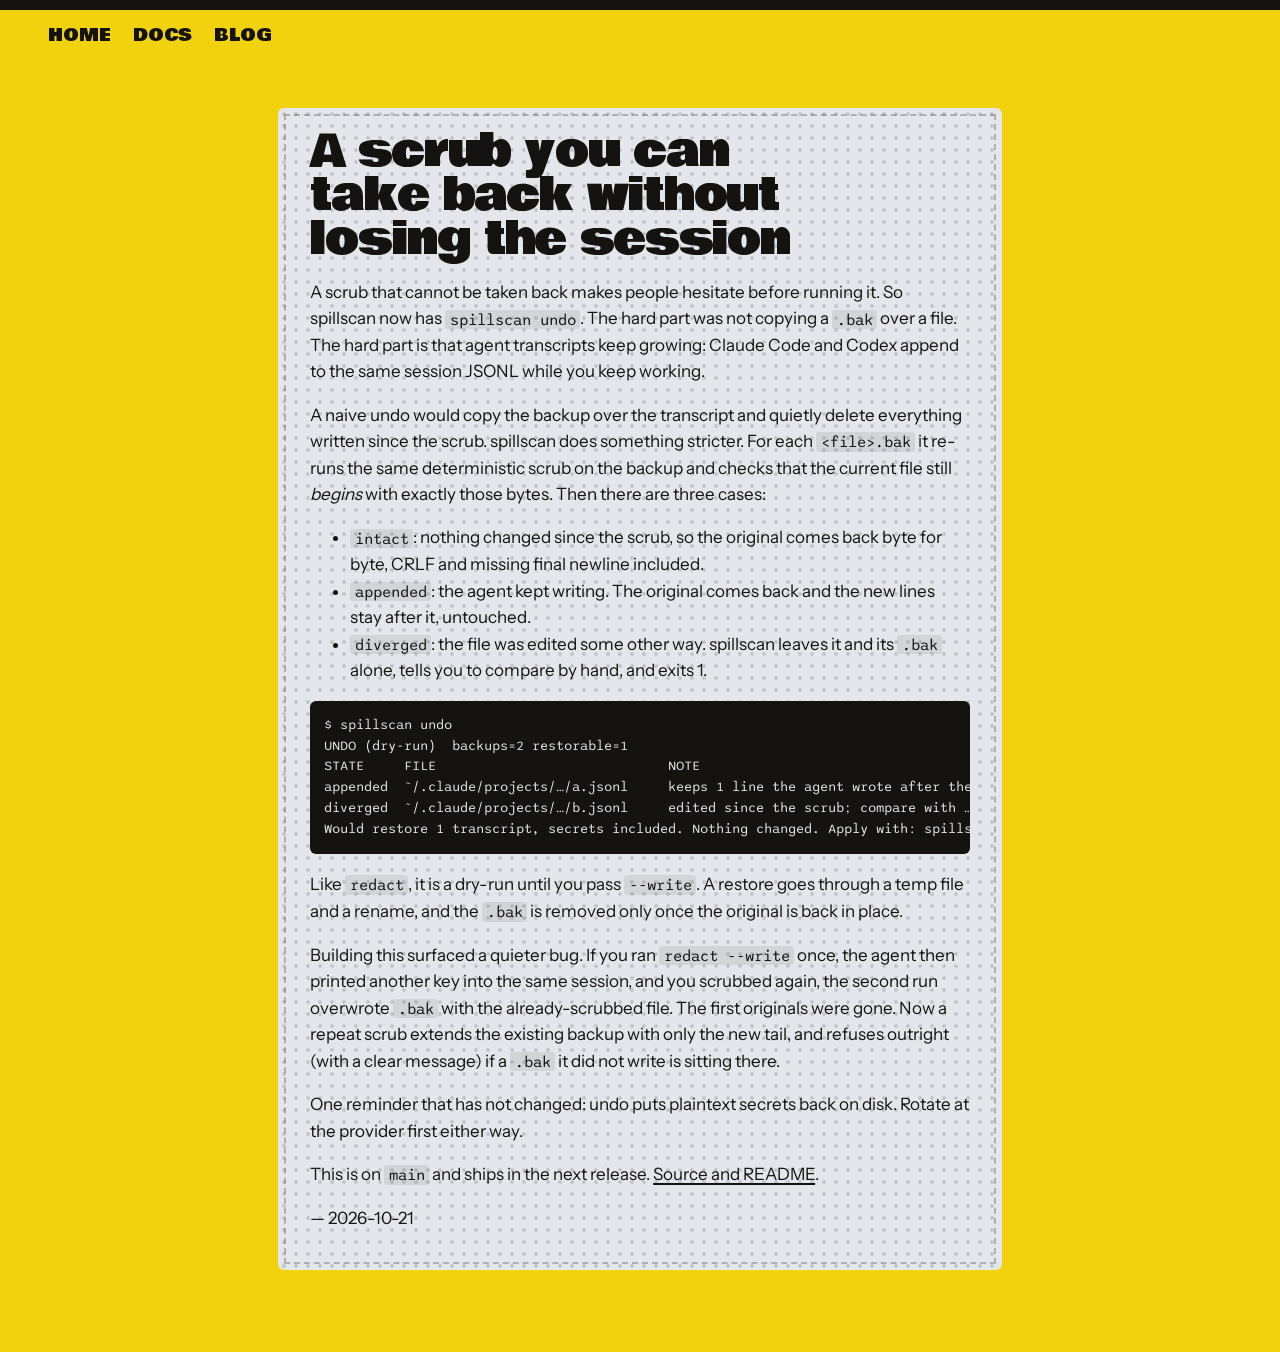
<file: site/blog/undo-without-losing-the-session.html>
<!DOCTYPE html>
<html lang="en">
<head>
<meta charset="utf-8">
<meta name="viewport" content="width=device-width, initial-scale=1">
<title>A scrub you can take back without losing the session</title>
<meta name="description" content="spillscan undo restores .bak originals while keeping lines the agent appended after the scrub.">
<meta property="og:title" content="A scrub you can take back without losing the session">
<meta property="og:image" content="https://blackman99.github.io/spillscan/og.png">
<meta name="twitter:card" content="summary_large_image">
<link rel="stylesheet" href="../style.css">
<link rel="icon" href="../favicon.svg" type="image/svg+xml">
</head>
<body class="panel-texture">
<div class="stripe"></div>
<nav class="top"><a href="../">HOME</a><a href="../docs/">DOCS</a><a href="./">BLOG</a></nav>
<div class="stack" style="padding-top:3rem">
<article class="inst">
<h2>A scrub you can take back without losing the session</h2>
<p>A scrub that cannot be taken back makes people hesitate before running it. So spillscan now has <code>spillscan undo</code>. The hard part was not copying a <code>.bak</code> over a file. The hard part is that agent transcripts keep growing: Claude Code and Codex append to the same session JSONL while you keep working.</p>
<p>A naive undo would copy the backup over the transcript and quietly delete everything written since the scrub. spillscan does something stricter. For each <code>&lt;file&gt;.bak</code> it re-runs the same deterministic scrub on the backup and checks that the current file still <em>begins</em> with exactly those bytes. Then there are three cases:</p>
<ul>
<li><code>intact</code>: nothing changed since the scrub, so the original comes back byte for byte, CRLF and missing final newline included.</li>
<li><code>appended</code>: the agent kept writing. The original comes back and the new lines stay after it, untouched.</li>
<li><code>diverged</code>: the file was edited some other way. spillscan leaves it and its <code>.bak</code> alone, tells you to compare by hand, and exits 1.</li>
</ul>
<pre class="cmd">$ spillscan undo
UNDO (dry-run)  backups=2 restorable=1
STATE     FILE                             NOTE
appended  ~/.claude/projects/…/a.jsonl     keeps 1 line the agent wrote after the scrub
diverged  ~/.claude/projects/…/b.jsonl     edited since the scrub; compare with …/b.jsonl.bak by hand
Would restore 1 transcript, secrets included. Nothing changed. Apply with: spillscan undo --write</pre>
<p>Like <code>redact</code>, it is a dry-run until you pass <code>--write</code>. A restore goes through a temp file and a rename, and the <code>.bak</code> is removed only once the original is back in place.</p>
<p>Building this surfaced a quieter bug. If you ran <code>redact --write</code> once, the agent then printed another key into the same session, and you scrubbed again, the second run overwrote <code>.bak</code> with the already-scrubbed file. The first originals were gone. Now a repeat scrub extends the existing backup with only the new tail, and refuses outright (with a clear message) if a <code>.bak</code> it did not write is sitting there.</p>
<p>One reminder that has not changed: undo puts plaintext secrets back on disk. Rotate at the provider first either way.</p>
<p>This is on <code>main</code> and ships in the next release. <a href="https://github.com/Blackman99/spillscan">Source and README</a>.</p>
<p>— 2026-10-21</p>
</article>
</div>
</body>
</html>
</file>
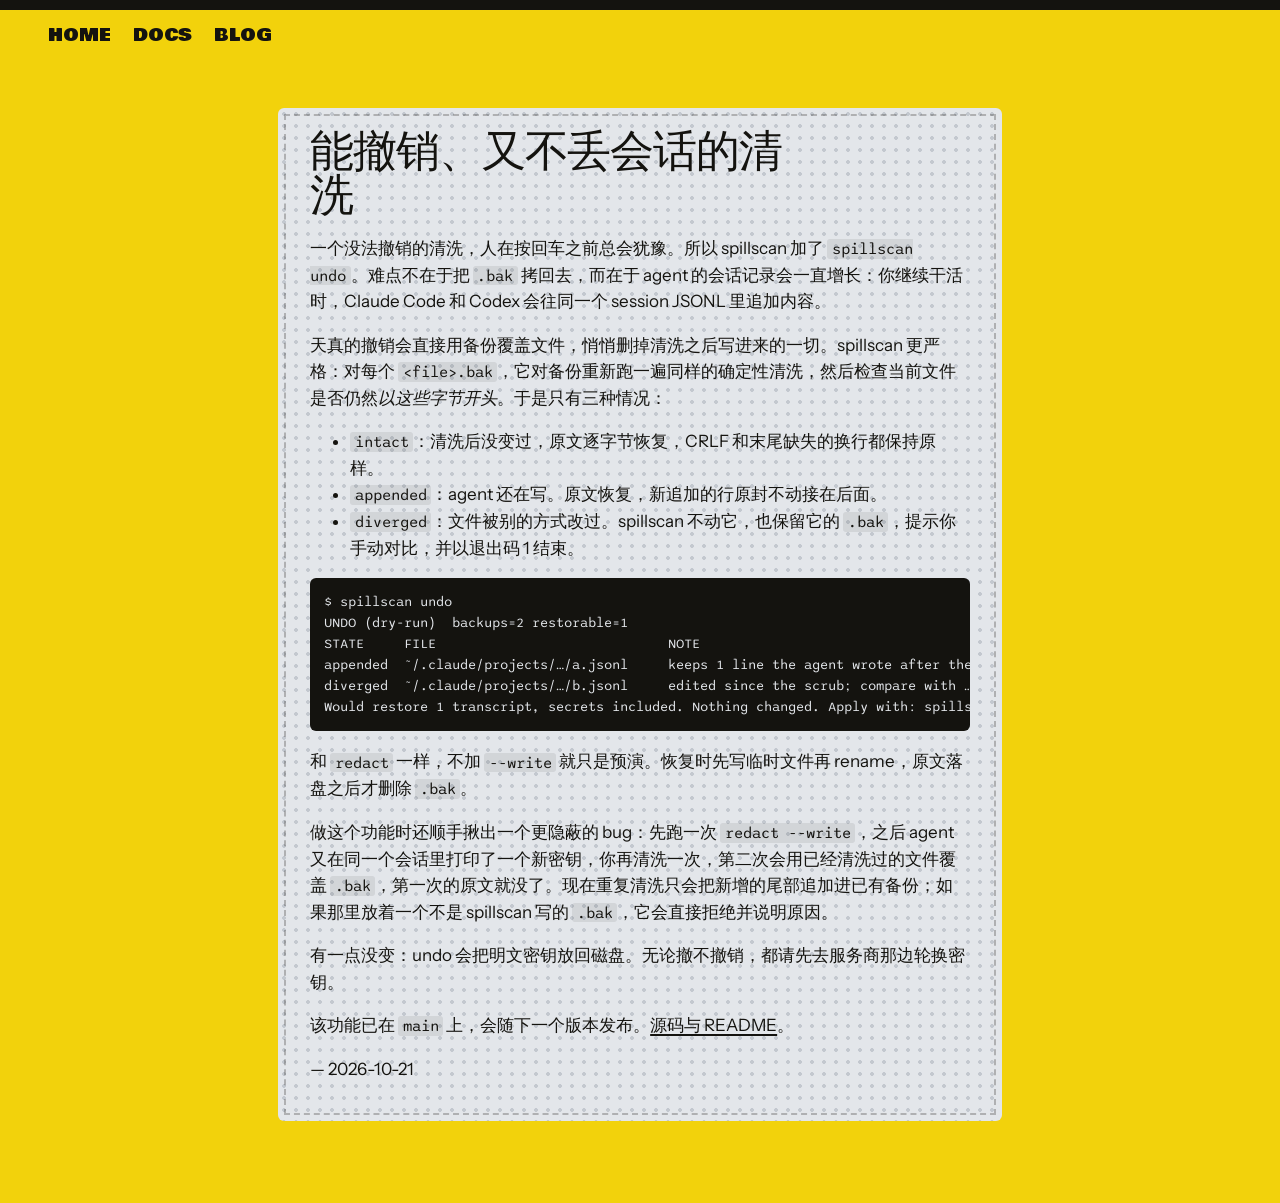
<file: site/blog/undo-without-losing-the-session.zh.html>
<!DOCTYPE html>
<html lang="zh-CN">
<head>
<meta charset="utf-8">
<meta name="viewport" content="width=device-width, initial-scale=1">
<title>能撤销、又不丢会话的清洗</title>
<meta name="description" content="spillscan undo 恢复 .bak 原文，同时保留清洗后 agent 追加的内容。">
<meta property="og:title" content="能撤销、又不丢会话的清洗">
<meta property="og:image" content="https://blackman99.github.io/spillscan/og.png">
<meta name="twitter:card" content="summary_large_image">
<link rel="stylesheet" href="../style.css">
<link rel="icon" href="../favicon.svg" type="image/svg+xml">
</head>
<body class="panel-texture">
<div class="stripe"></div>
<nav class="top"><a href="../">HOME</a><a href="../docs/">DOCS</a><a href="./">BLOG</a></nav>
<div class="stack" style="padding-top:3rem">
<article class="inst">
<h2>能撤销、又不丢会话的清洗</h2>
<p>一个没法撤销的清洗，人在按回车之前总会犹豫。所以 spillscan 加了 <code>spillscan undo</code>。难点不在于把 <code>.bak</code> 拷回去，而在于 agent 的会话记录会一直增长：你继续干活时，Claude Code 和 Codex 会往同一个 session JSONL 里追加内容。</p>
<p>天真的撤销会直接用备份覆盖文件，悄悄删掉清洗之后写进来的一切。spillscan 更严格：对每个 <code>&lt;file&gt;.bak</code>，它对备份重新跑一遍同样的确定性清洗，然后检查当前文件是否仍然<em>以这些字节开头</em>。于是只有三种情况：</p>
<ul>
<li><code>intact</code>：清洗后没变过，原文逐字节恢复，CRLF 和末尾缺失的换行都保持原样。</li>
<li><code>appended</code>：agent 还在写。原文恢复，新追加的行原封不动接在后面。</li>
<li><code>diverged</code>：文件被别的方式改过。spillscan 不动它，也保留它的 <code>.bak</code>，提示你手动对比，并以退出码 1 结束。</li>
</ul>
<pre class="cmd">$ spillscan undo
UNDO (dry-run)  backups=2 restorable=1
STATE     FILE                             NOTE
appended  ~/.claude/projects/…/a.jsonl     keeps 1 line the agent wrote after the scrub
diverged  ~/.claude/projects/…/b.jsonl     edited since the scrub; compare with …/b.jsonl.bak by hand
Would restore 1 transcript, secrets included. Nothing changed. Apply with: spillscan undo --write</pre>
<p>和 <code>redact</code> 一样，不加 <code>--write</code> 就只是预演。恢复时先写临时文件再 rename，原文落盘之后才删除 <code>.bak</code>。</p>
<p>做这个功能时还顺手揪出一个更隐蔽的 bug：先跑一次 <code>redact --write</code>，之后 agent 又在同一个会话里打印了一个新密钥，你再清洗一次，第二次会用已经清洗过的文件覆盖 <code>.bak</code>，第一次的原文就没了。现在重复清洗只会把新增的尾部追加进已有备份；如果那里放着一个不是 spillscan 写的 <code>.bak</code>，它会直接拒绝并说明原因。</p>
<p>有一点没变：undo 会把明文密钥放回磁盘。无论撤不撤销，都请先去服务商那边轮换密钥。</p>
<p>该功能已在 <code>main</code> 上，会随下一个版本发布。<a href="https://github.com/Blackman99/spillscan">源码与 README</a>。</p>
<p>— 2026-10-21</p>
</article>
</div>
</body>
</html>
</file>
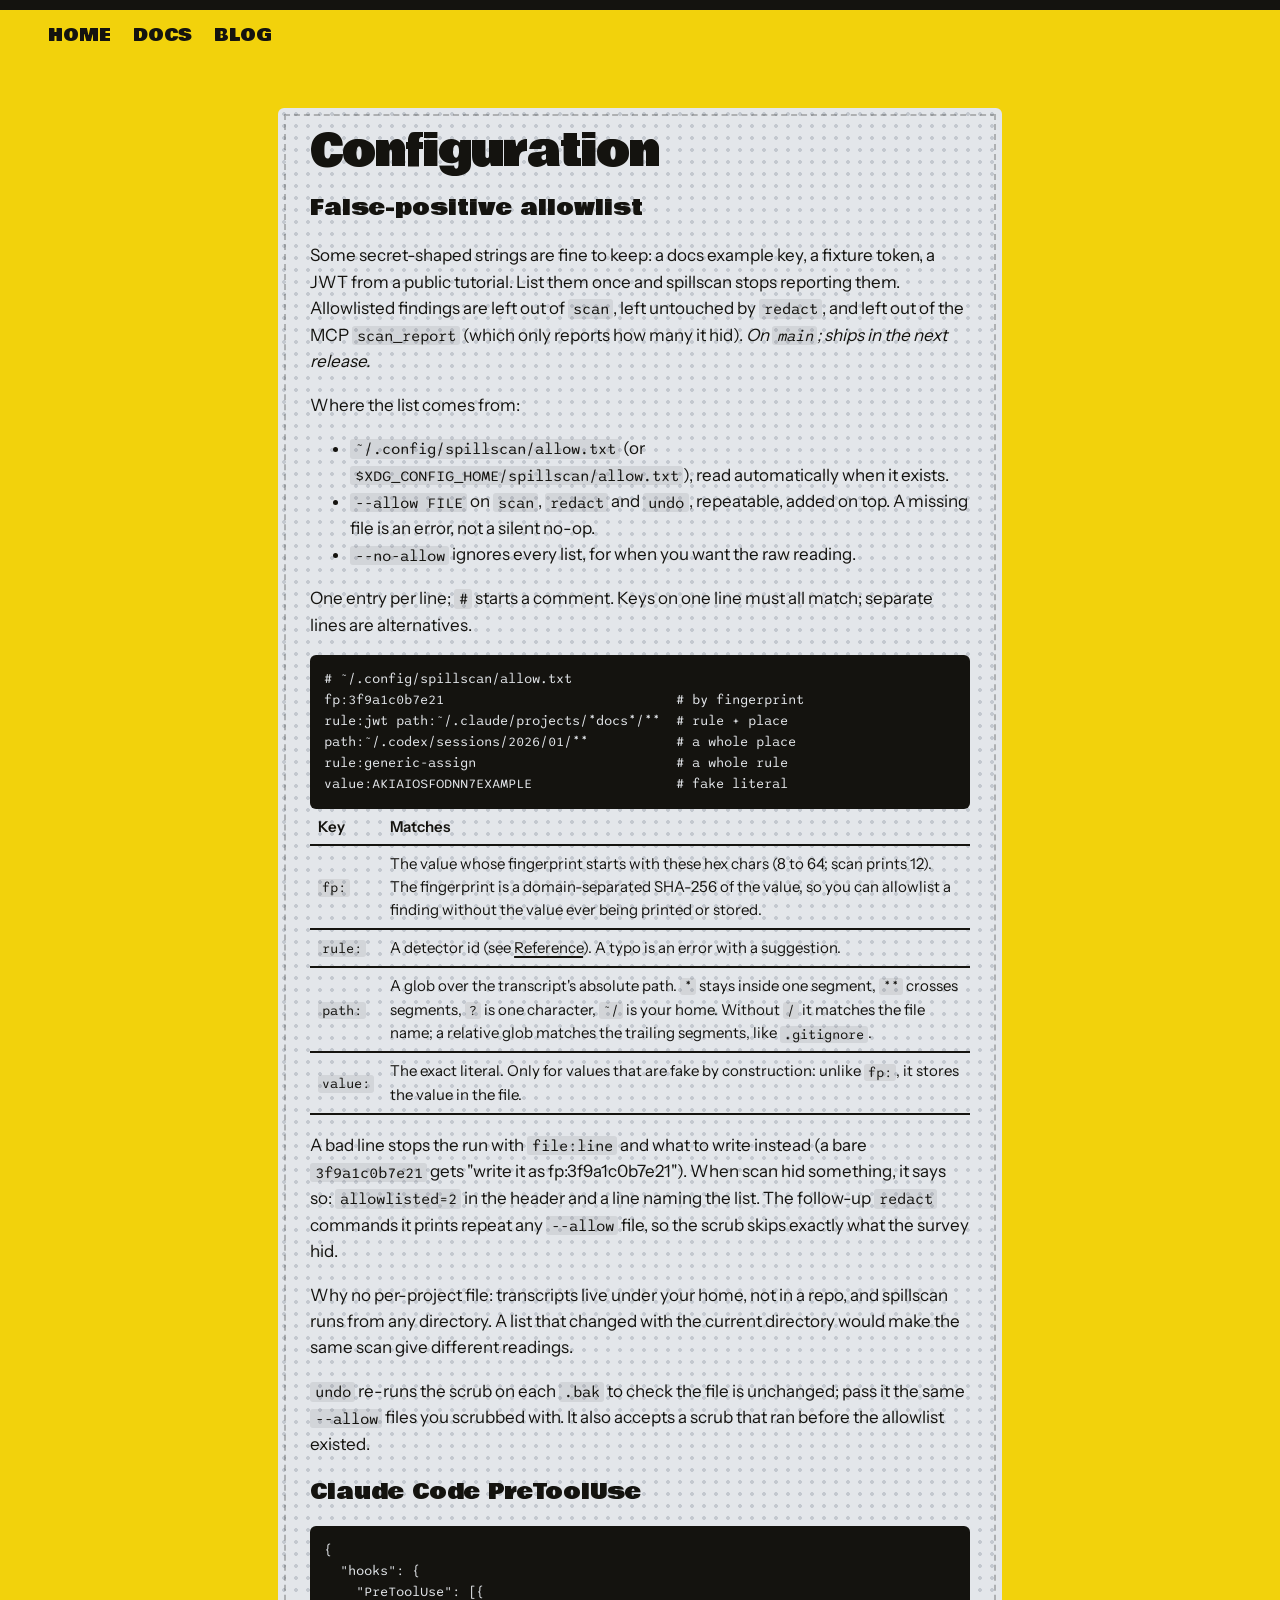
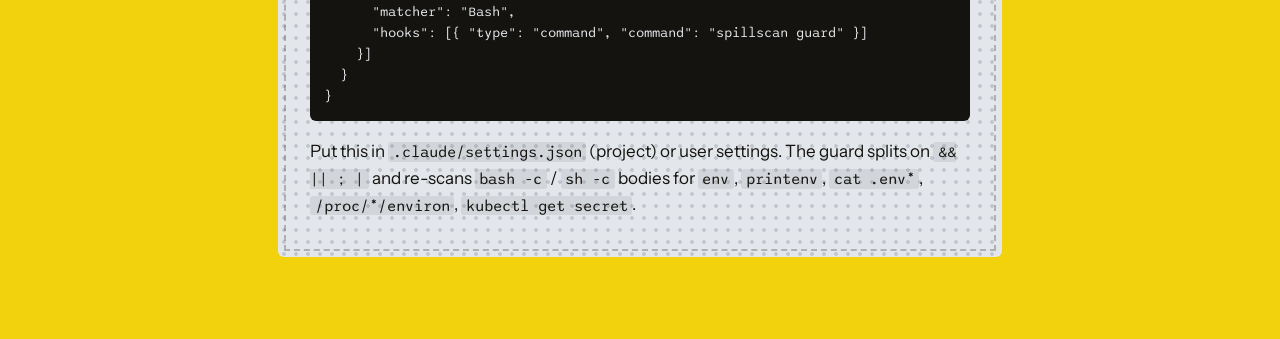
<file: site/docs/configuration.html>
<!DOCTYPE html>
<html lang="en">
<head>
<meta charset="utf-8">
<meta name="viewport" content="width=device-width, initial-scale=1">
<title>spillscan — Configuration</title>
<meta name="description" content="spillscan Configuration">
<link rel="icon" href="../favicon.svg" type="image/svg+xml">
<link rel="canonical" href="https://blackman99.github.io/spillscan/docs/configuration.html">
<meta property="og:title" content="spillscan — Configuration">
<meta property="og:image" content="https://blackman99.github.io/spillscan/og.png">
<meta name="twitter:card" content="summary_large_image">
<meta name="twitter:image" content="https://blackman99.github.io/spillscan/og.png">
<link rel="stylesheet" href="../style.css">
</head>
<body class="panel-texture">
<div class="stripe"></div>
<nav class="top"><a href="../">HOME</a><a href="./">DOCS</a><a href="../blog/">BLOG</a></nav>
<div class="stack" style="padding-top:3rem">
<article class="inst">
<h2>Configuration</h2>

<h3 id="allowlist">False-positive allowlist</h3>
<p>Some secret-shaped strings are fine to keep: a docs example key, a fixture token, a JWT from a public tutorial. List them once and spillscan stops reporting them. Allowlisted findings are left out of <code>scan</code>, left untouched by <code>redact</code>, and left out of the MCP <code>scan_report</code> (which only reports how many it hid). <em>On <code>main</code>; ships in the next release.</em></p>
<p>Where the list comes from:</p>
<ul>
<li><code>~/.config/spillscan/allow.txt</code> (or <code>$XDG_CONFIG_HOME/spillscan/allow.txt</code>), read automatically when it exists.</li>
<li><code>--allow FILE</code> on <code>scan</code>, <code>redact</code> and <code>undo</code>, repeatable, added on top. A missing file is an error, not a silent no-op.</li>
<li><code>--no-allow</code> ignores every list, for when you want the raw reading.</li>
</ul>
<p>One entry per line; <code>#</code> starts a comment. Keys on one line must all match; separate lines are alternatives.</p>
<pre class="cmd"># ~/.config/spillscan/allow.txt
fp:3f9a1c0b7e21                             # by fingerprint
rule:jwt path:~/.claude/projects/*docs*/**  # rule + place
path:~/.codex/sessions/2026/01/**           # a whole place
rule:generic-assign                         # a whole rule
value:AKIAIOSFODNN7EXAMPLE                  # fake literal</pre>
<table>
<tr><th>Key</th><th>Matches</th></tr>
<tr><td><code>fp:</code></td><td>The value whose fingerprint starts with these hex chars (8 to 64; scan prints 12). The fingerprint is a domain-separated SHA-256 of the value, so you can allowlist a finding without the value ever being printed or stored.</td></tr>
<tr><td><code>rule:</code></td><td>A detector id (see <a href="reference.html">Reference</a>). A typo is an error with a suggestion.</td></tr>
<tr><td><code>path:</code></td><td>A glob over the transcript's absolute path. <code>*</code> stays inside one segment, <code>**</code> crosses segments, <code>?</code> is one character, <code>~/</code> is your home. Without <code>/</code> it matches the file name; a relative glob matches the trailing segments, like <code>.gitignore</code>.</td></tr>
<tr><td><code>value:</code></td><td>The exact literal. Only for values that are fake by construction: unlike <code>fp:</code>, it stores the value in the file.</td></tr>
</table>
<p>A bad line stops the run with <code>file:line</code> and what to write instead (a bare <code>3f9a1c0b7e21</code> gets "write it as fp:3f9a1c0b7e21"). When scan hid something, it says so: <code>allowlisted=2</code> in the header and a line naming the list. The follow-up <code>redact</code> commands it prints repeat any <code>--allow</code> file, so the scrub skips exactly what the survey hid.</p>
<p>Why no per-project file: transcripts live under your home, not in a repo, and spillscan runs from any directory. A list that changed with the current directory would make the same scan give different readings.</p>
<p><code>undo</code> re-runs the scrub on each <code>.bak</code> to check the file is unchanged; pass it the same <code>--allow</code> files you scrubbed with. It also accepts a scrub that ran before the allowlist existed.</p>

<h3>Claude Code PreToolUse</h3>
<pre class="cmd">{
  "hooks": {
    "PreToolUse": [{
      "matcher": "Bash",
      "hooks": [{ "type": "command", "command": "spillscan guard" }]
    }]
  }
}</pre>
<p>Put this in <code>.claude/settings.json</code> (project) or user settings. The guard splits on <code>&amp;&amp; || ; |</code> and re-scans <code>bash -c</code> / <code>sh -c</code> bodies for <code>env</code>, <code>printenv</code>, <code>cat .env*</code>, <code>/proc/*/environ</code>, <code>kubectl get secret</code>.</p>

</article>
</div>
</body>
</html>
</file>
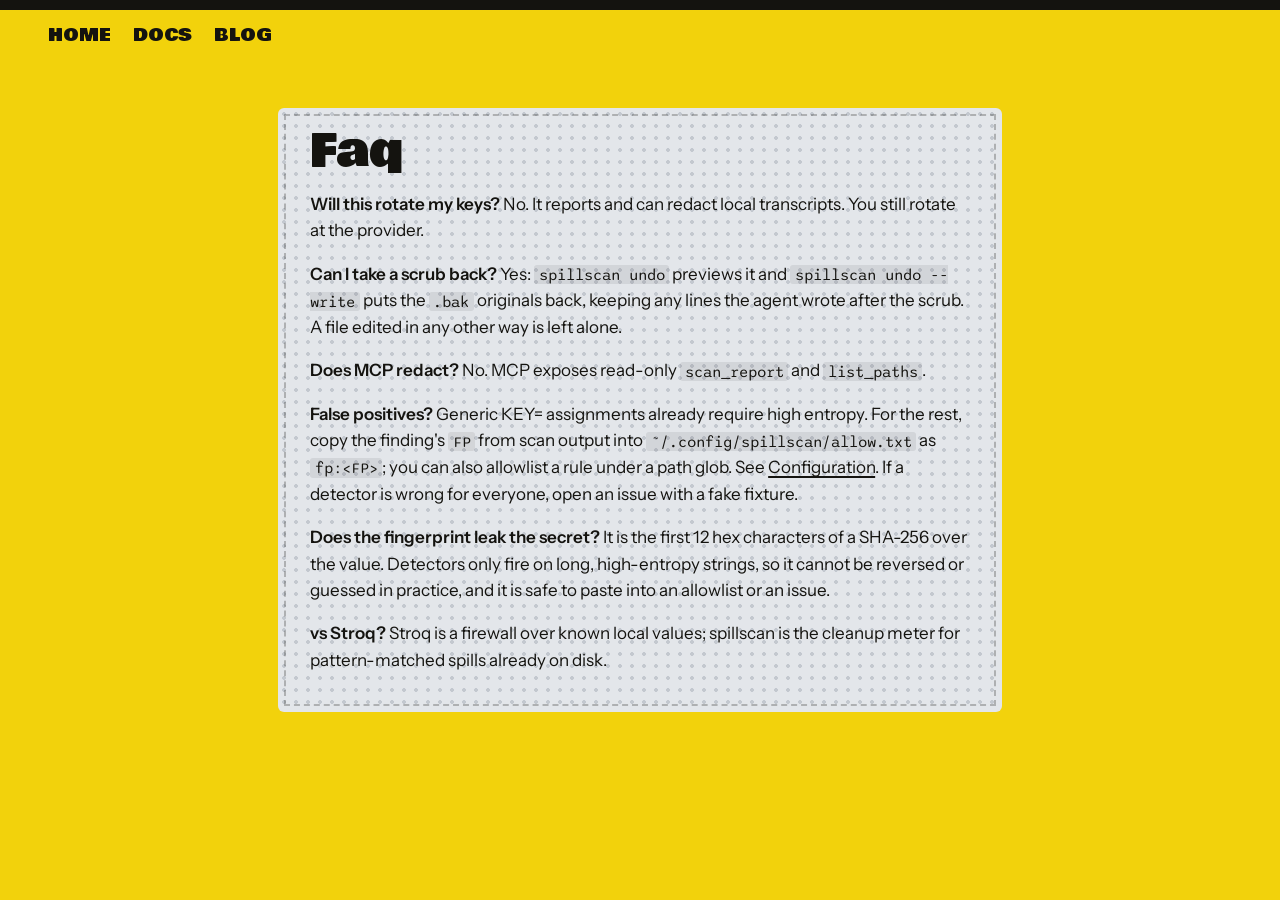
<file: site/docs/faq.html>
<!DOCTYPE html>
<html lang="en">
<head>
<meta charset="utf-8">
<meta name="viewport" content="width=device-width, initial-scale=1">
<title>spillscan — Faq</title>
<meta name="description" content="spillscan Faq">
<link rel="icon" href="../favicon.svg" type="image/svg+xml">
<link rel="canonical" href="https://blackman99.github.io/spillscan/docs/faq.html">
<meta property="og:title" content="spillscan — Faq">
<meta property="og:image" content="https://blackman99.github.io/spillscan/og.png">
<meta name="twitter:card" content="summary_large_image">
<meta name="twitter:image" content="https://blackman99.github.io/spillscan/og.png">
<link rel="stylesheet" href="../style.css">
</head>
<body class="panel-texture">
<div class="stripe"></div>
<nav class="top"><a href="../">HOME</a><a href="./">DOCS</a><a href="../blog/">BLOG</a></nav>
<div class="stack" style="padding-top:3rem">
<article class="inst">
<h2>Faq</h2>

<p><strong>Will this rotate my keys?</strong> No. It reports and can redact local transcripts. You still rotate at the provider.</p>
<p><strong>Can I take a scrub back?</strong> Yes: <code>spillscan undo</code> previews it and <code>spillscan undo --write</code> puts the <code>.bak</code> originals back, keeping any lines the agent wrote after the scrub. A file edited in any other way is left alone.</p>
<p><strong>Does MCP redact?</strong> No. MCP exposes read-only <code>scan_report</code> and <code>list_paths</code>.</p>
<p><strong>False positives?</strong> Generic KEY= assignments already require high entropy. For the rest, copy the finding's <code>FP</code> from scan output into <code>~/.config/spillscan/allow.txt</code> as <code>fp:&lt;FP&gt;</code>; you can also allowlist a rule under a path glob. See <a href="configuration.html#allowlist">Configuration</a>. If a detector is wrong for everyone, open an issue with a fake fixture.</p>
<p><strong>Does the fingerprint leak the secret?</strong> It is the first 12 hex characters of a SHA-256 over the value. Detectors only fire on long, high-entropy strings, so it cannot be reversed or guessed in practice, and it is safe to paste into an allowlist or an issue.</p>
<p><strong>vs Stroq?</strong> Stroq is a firewall over known local values; spillscan is the cleanup meter for pattern-matched spills already on disk.</p>

</article>
</div>
</body>
</html>
</file>
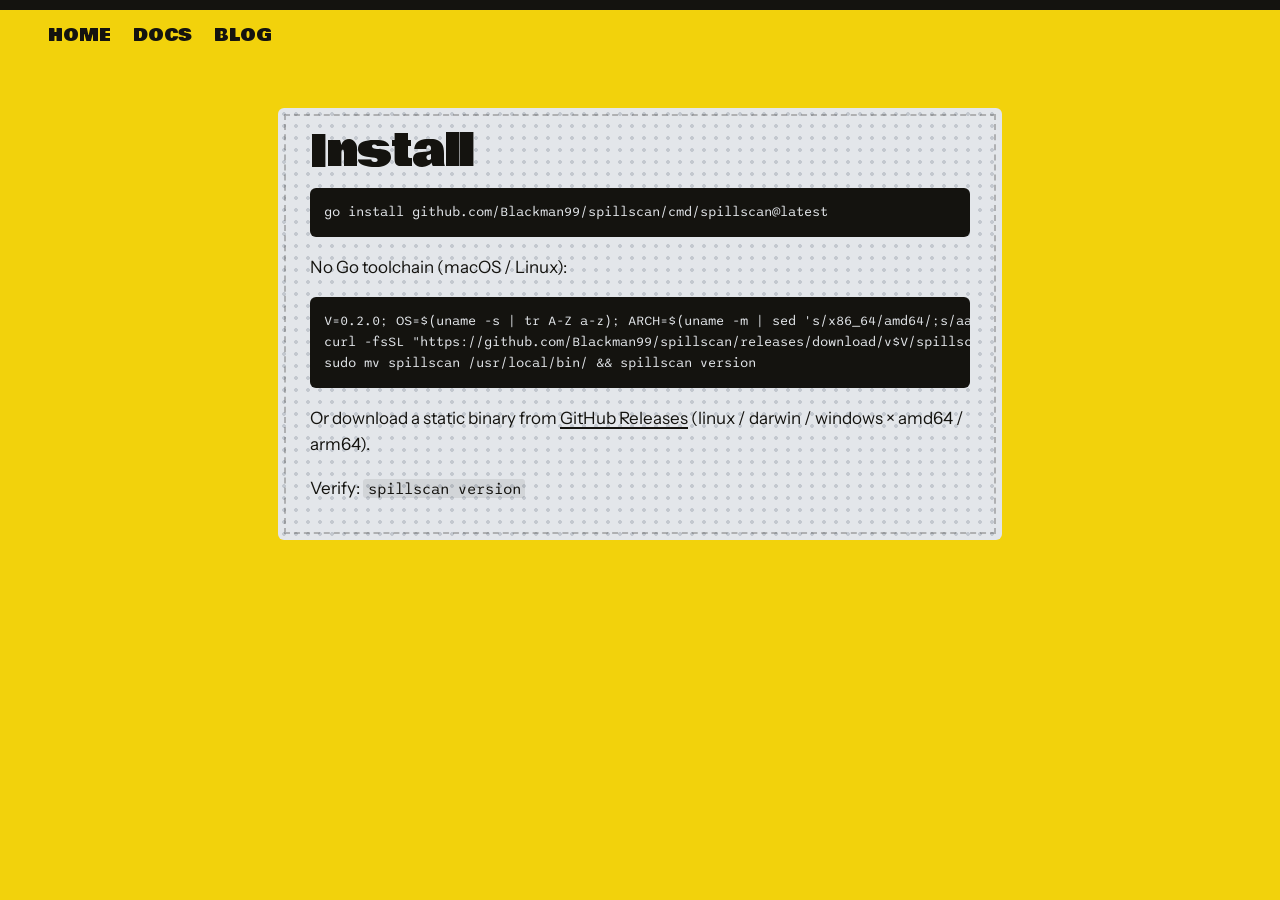
<file: site/docs/install.html>
<!DOCTYPE html>
<html lang="en">
<head>
<meta charset="utf-8">
<meta name="viewport" content="width=device-width, initial-scale=1">
<title>spillscan — Install</title>
<meta name="description" content="spillscan Install">
<link rel="icon" href="../favicon.svg" type="image/svg+xml">
<link rel="canonical" href="https://blackman99.github.io/spillscan/docs/install.html">
<meta property="og:title" content="spillscan — Install">
<meta property="og:image" content="https://blackman99.github.io/spillscan/og.png">
<meta name="twitter:card" content="summary_large_image">
<meta name="twitter:image" content="https://blackman99.github.io/spillscan/og.png">
<link rel="stylesheet" href="../style.css">
</head>
<body class="panel-texture">
<div class="stripe"></div>
<nav class="top"><a href="../">HOME</a><a href="./">DOCS</a><a href="../blog/">BLOG</a></nav>
<div class="stack" style="padding-top:3rem">
<article class="inst">
<h2>Install</h2>

<pre class="cmd">go install github.com/Blackman99/spillscan/cmd/spillscan@latest</pre>
<p>No Go toolchain (macOS / Linux):</p>
<pre class="cmd">V=0.2.0; OS=$(uname -s | tr A-Z a-z); ARCH=$(uname -m | sed 's/x86_64/amd64/;s/aarch64/arm64/')
curl -fsSL "https://github.com/Blackman99/spillscan/releases/download/v$V/spillscan_${V}_${OS}_${ARCH}.tar.gz" | tar xz spillscan
sudo mv spillscan /usr/local/bin/ &amp;&amp; spillscan version</pre>
<p>Or download a static binary from <a href="https://github.com/Blackman99/spillscan/releases">GitHub Releases</a> (linux / darwin / windows × amd64 / arm64).</p>
<p>Verify: <code>spillscan version</code></p>

</article>
</div>
</body>
</html>
</file>
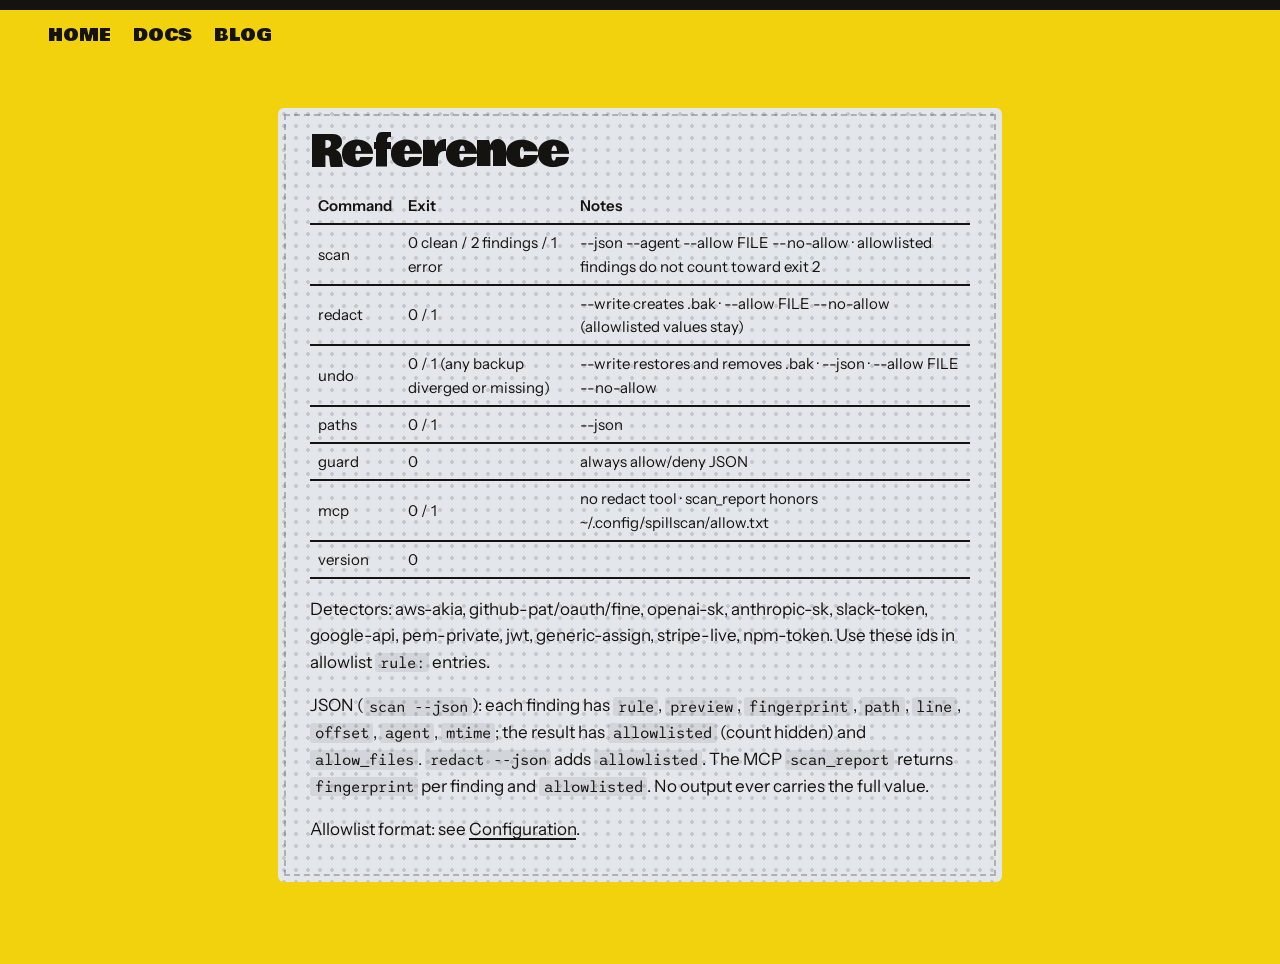
<file: site/docs/reference.html>
<!DOCTYPE html>
<html lang="en">
<head>
<meta charset="utf-8">
<meta name="viewport" content="width=device-width, initial-scale=1">
<title>spillscan — Reference</title>
<meta name="description" content="spillscan Reference">
<link rel="icon" href="../favicon.svg" type="image/svg+xml">
<link rel="canonical" href="https://blackman99.github.io/spillscan/docs/reference.html">
<meta property="og:title" content="spillscan — Reference">
<meta property="og:image" content="https://blackman99.github.io/spillscan/og.png">
<meta name="twitter:card" content="summary_large_image">
<meta name="twitter:image" content="https://blackman99.github.io/spillscan/og.png">
<link rel="stylesheet" href="../style.css">
</head>
<body class="panel-texture">
<div class="stripe"></div>
<nav class="top"><a href="../">HOME</a><a href="./">DOCS</a><a href="../blog/">BLOG</a></nav>
<div class="stack" style="padding-top:3rem">
<article class="inst">
<h2>Reference</h2>

<table>
<tr><th>Command</th><th>Exit</th><th>Notes</th></tr>
<tr><td>scan</td><td>0 clean / 2 findings / 1 error</td><td>--json --agent --allow FILE --no-allow · allowlisted findings do not count toward exit 2</td></tr>
<tr><td>redact</td><td>0 / 1</td><td>--write creates .bak · --allow FILE --no-allow (allowlisted values stay)</td></tr>
<tr><td>undo</td><td>0 / 1 (any backup diverged or missing)</td><td>--write restores and removes .bak · --json · --allow FILE --no-allow</td></tr>
<tr><td>paths</td><td>0 / 1</td><td>--json</td></tr>
<tr><td>guard</td><td>0</td><td>always allow/deny JSON</td></tr>
<tr><td>mcp</td><td>0 / 1</td><td>no redact tool · scan_report honors ~/.config/spillscan/allow.txt</td></tr>
<tr><td>version</td><td>0</td><td></td></tr>
</table>
<p>Detectors: aws-akia, github-pat/oauth/fine, openai-sk, anthropic-sk, slack-token, google-api, pem-private, jwt, generic-assign, stripe-live, npm-token. Use these ids in allowlist <code>rule:</code> entries.</p>
<p>JSON (<code>scan --json</code>): each finding has <code>rule</code>, <code>preview</code>, <code>fingerprint</code>, <code>path</code>, <code>line</code>, <code>offset</code>, <code>agent</code>, <code>mtime</code>; the result has <code>allowlisted</code> (count hidden) and <code>allow_files</code>. <code>redact --json</code> adds <code>allowlisted</code>. The MCP <code>scan_report</code> returns <code>fingerprint</code> per finding and <code>allowlisted</code>. No output ever carries the full value.</p>
<p>Allowlist format: see <a href="configuration.html#allowlist">Configuration</a>.</p>

</article>
</div>
</body>
</html>
</file>
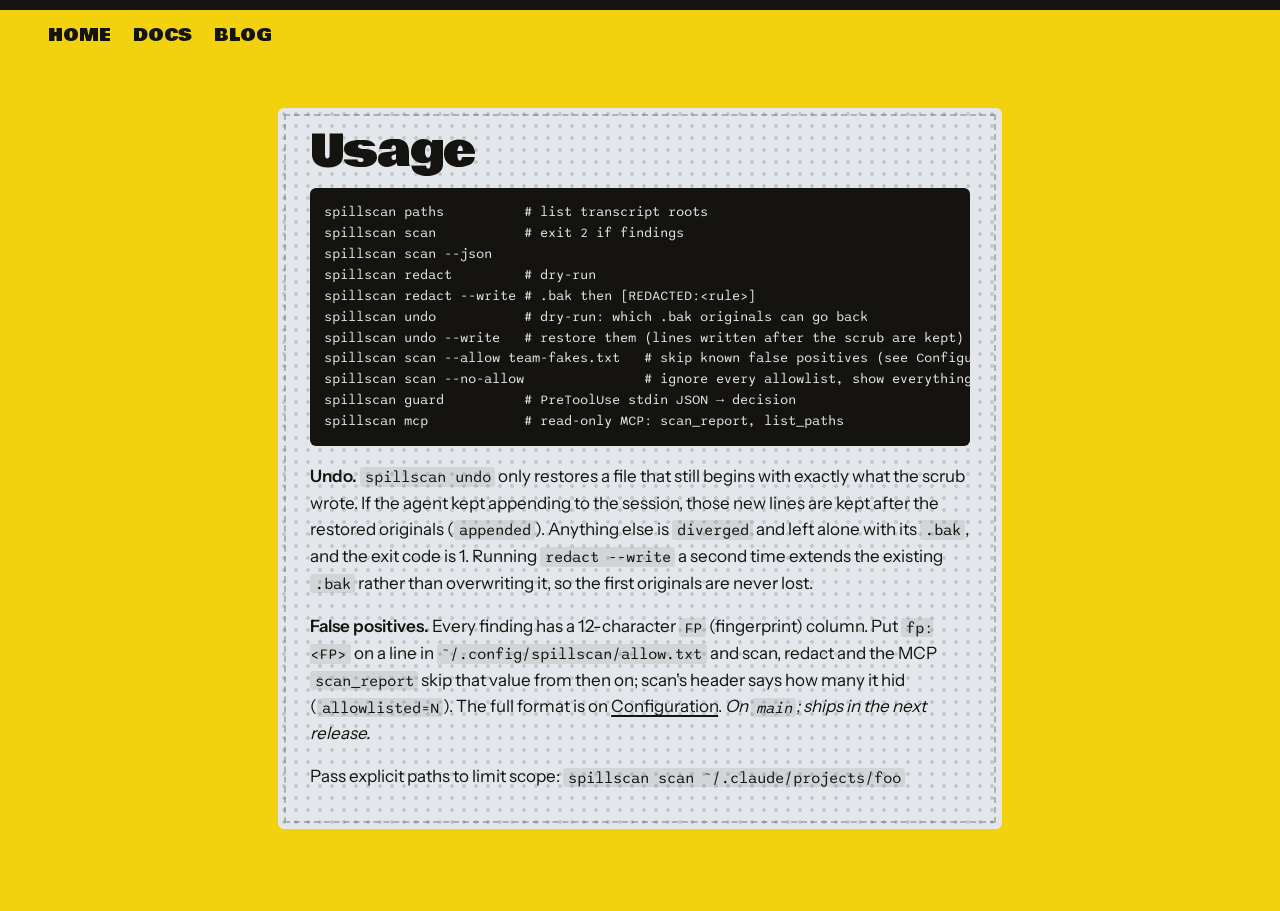
<file: site/docs/usage.html>
<!DOCTYPE html>
<html lang="en">
<head>
<meta charset="utf-8">
<meta name="viewport" content="width=device-width, initial-scale=1">
<title>spillscan — Usage</title>
<meta name="description" content="spillscan Usage">
<link rel="icon" href="../favicon.svg" type="image/svg+xml">
<link rel="canonical" href="https://blackman99.github.io/spillscan/docs/usage.html">
<meta property="og:title" content="spillscan — Usage">
<meta property="og:image" content="https://blackman99.github.io/spillscan/og.png">
<meta name="twitter:card" content="summary_large_image">
<meta name="twitter:image" content="https://blackman99.github.io/spillscan/og.png">
<link rel="stylesheet" href="../style.css">
</head>
<body class="panel-texture">
<div class="stripe"></div>
<nav class="top"><a href="../">HOME</a><a href="./">DOCS</a><a href="../blog/">BLOG</a></nav>
<div class="stack" style="padding-top:3rem">
<article class="inst">
<h2>Usage</h2>

<pre class="cmd">spillscan paths          # list transcript roots
spillscan scan           # exit 2 if findings
spillscan scan --json
spillscan redact         # dry-run
spillscan redact --write # .bak then [REDACTED:&lt;rule&gt;]
spillscan undo           # dry-run: which .bak originals can go back
spillscan undo --write   # restore them (lines written after the scrub are kept)
spillscan scan --allow team-fakes.txt   # skip known false positives (see Configuration)
spillscan scan --no-allow               # ignore every allowlist, show everything
spillscan guard          # PreToolUse stdin JSON → decision
spillscan mcp            # read-only MCP: scan_report, list_paths</pre>
<p><strong>Undo.</strong> <code>spillscan undo</code> only restores a file that still begins with exactly what the scrub wrote. If the agent kept appending to the session, those new lines are kept after the restored originals (<code>appended</code>). Anything else is <code>diverged</code> and left alone with its <code>.bak</code>, and the exit code is 1. Running <code>redact --write</code> a second time extends the existing <code>.bak</code> rather than overwriting it, so the first originals are never lost.</p>
<p><strong>False positives.</strong> Every finding has a 12-character <code>FP</code> (fingerprint) column. Put <code>fp:&lt;FP&gt;</code> on a line in <code>~/.config/spillscan/allow.txt</code> and scan, redact and the MCP <code>scan_report</code> skip that value from then on; scan's header says how many it hid (<code>allowlisted=N</code>). The full format is on <a href="configuration.html#allowlist">Configuration</a>. <em>On <code>main</code>; ships in the next release.</em></p>
<p>Pass explicit paths to limit scope: <code>spillscan scan ~/.claude/projects/foo</code></p>

</article>
</div>
</body>
</html>
</file>
<file: site/style.css>
@font-face {
  font-family: 'Bowlby One';
  font-style: normal;
  font-weight: 400;
  font-display: swap;
  src: url(fonts/bowlby-400.woff2) format('woff2');
  unicode-range: U+0000-00FF, U+0131, U+0152-0153, U+02BB-02BC, U+02C6, U+02DA, U+02DC, U+0304, U+0308, U+0329, U+2000-206F, U+20AC, U+2122, U+2191, U+2193, U+2212, U+2215, U+FEFF, U+FFFD;
}
@font-face {
  font-family: 'Instrument Sans';
  font-style: normal;
  font-weight: 400;
  font-stretch: 100%;
  font-display: swap;
  src: url(fonts/instrument-400.woff2) format('woff2');
  unicode-range: U+0000-00FF, U+0131, U+0152-0153, U+02BB-02BC, U+02C6, U+02DA, U+02DC, U+0304, U+0308, U+0329, U+2000-206F, U+20AC, U+2122, U+2191, U+2193, U+2212, U+2215, U+FEFF, U+FFFD;
}
@font-face {
  font-family: 'Instrument Sans';
  font-style: normal;
  font-weight: 600;
  font-stretch: 100%;
  font-display: swap;
  src: url(fonts/instrument-600.woff2) format('woff2');
  unicode-range: U+0000-00FF, U+0131, U+0152-0153, U+02BB-02BC, U+02C6, U+02DA, U+02DC, U+0304, U+0308, U+0329, U+2000-206F, U+20AC, U+2122, U+2191, U+2193, U+2212, U+2215, U+FEFF, U+FFFD;
}
@font-face {
  font-family: 'Sono';
  font-style: normal;
  font-weight: 400;
  font-display: swap;
  src: url(fonts/sono-400.woff2) format('woff2');
  unicode-range: U+0000-00FF, U+0131, U+0152-0153, U+02BB-02BC, U+02C6, U+02DA, U+02DC, U+0304, U+0308, U+0329, U+2000-206F, U+20AC, U+2122, U+2191, U+2193, U+2212, U+2215, U+FEFF, U+FFFD;
}
@font-face {
  font-family: 'Sono';
  font-style: normal;
  font-weight: 600;
  font-display: swap;
  src: url(fonts/sono-600.woff2) format('woff2');
  unicode-range: U+0000-00FF, U+0131, U+0152-0153, U+02BB-02BC, U+02C6, U+02DA, U+02DC, U+0304, U+0308, U+0329, U+2000-206F, U+20AC, U+2122, U+2191, U+2193, U+2212, U+2215, U+FEFF, U+FFFD;
}:root{
  --hz:#f2d20c;      /* spill-kit hazard yellow (floor) */
  --ink:#14130f;     /* drum black */
  --pad:#e3e6ea;     /* polypropylene pad */
  --dimple:#c3c8cf;  /* pad dimples + quilting */
  --dye:#e4007c;     /* leak-tracer dye = live secret */
  --soak:#b79bc6;    /* dye wicked into pad */
  --ease-out:cubic-bezier(.16,1,.3,1);
  --ease-wick:cubic-bezier(.65,0,.35,1);
  --disp:"Bowlby One",Impact,sans-serif;
  --body:"Instrument Sans",system-ui,sans-serif;
  --mono:"Sono",ui-monospace,monospace;
}
*{box-sizing:border-box}
html{-webkit-text-size-adjust:100%}
body{margin:0;background:var(--hz);color:var(--ink);font:400 17px/1.55 var(--body);overflow-x:hidden}
a{color:inherit;text-decoration-thickness:2px;text-underline-offset:3px}
a:hover{text-decoration-color:var(--dye)}
:focus-visible{outline:3px solid var(--ink);outline-offset:3px;box-shadow:0 0 0 6px var(--hz),0 0 0 9px var(--dye)}
code,pre,kbd{font-family:var(--mono)}
code{font-size:.9em;background:rgba(20,19,15,.08);padding:.05em .3em;border-radius:3px}
.skip{position:absolute;left:-999px;top:8px;background:var(--ink);color:var(--hz);padding:.5rem .8rem;z-index:9}
.skip:focus{left:8px}

/* ---- top bar ---- */
.bar{display:flex;justify-content:space-between;align-items:center;padding:18px clamp(16px,4vw,48px)}
.mark{display:flex;gap:10px;align-items:center;font:400 22px/1 var(--disp);text-decoration:none;letter-spacing:-.01em}
.bar nav a{font-weight:600;margin-left:clamp(14px,2.4vw,28px);text-decoration:none;border-bottom:2px solid transparent;transition:border-color .2s}
.bar nav a:hover{border-color:var(--ink)}

/* ---- hero ---- */
.hero{padding:clamp(8px,2vw,24px) clamp(16px,4vw,48px) 40px;max-width:1280px;margin:0 auto}
h1{font:400 clamp(54px,9.4vw,132px)/.86 var(--disp);letter-spacing:-.035em;margin:.04em 0 .5em;text-wrap:balance}
h1 .l1{display:block}
h1 em{font-style:normal;position:relative;color:var(--dye)}
.drip i{position:absolute;top:70%;width:.08em;background:var(--dye);border-radius:.04em .04em .03em .03em;clip-path:polygon(0 0,100% 0,72% 100%,28% 100%);transform-origin:top;animation:drip 2.6s var(--ease-wick) .5s both}
.drip i::after{content:"";position:absolute;bottom:-.07em;left:50%;width:.12em;height:.14em;margin-left:-.06em;border-radius:50% 50% 50% 50%/60% 60% 40% 40%;background:var(--dye);border-radius:50%}
.drip i:nth-child(1){left:22%;height:.34em}
.drip i:nth-child(2){left:51%;height:.58em;animation-delay:.9s}
.drip i:nth-child(3){left:83%;height:.24em;animation-delay:1.3s}
@keyframes drip{from{transform:scaleY(0)}to{transform:scaleY(1)}}
.hero-top{display:grid;grid-template-columns:auto minmax(0,1fr);align-items:end;gap:0 clamp(24px,4vw,56px)}
.lede{max-width:34ch;font-size:clamp(17px,1.45vw,20px);margin:0 0 calc(clamp(54px,9.4vw,132px)*.5 + 6px);justify-self:end}
@media (max-width:980px){.hero-top{grid-template-columns:1fr}.lede{justify-self:start;margin-top:0;max-width:44ch}}

/* ---- the pad ---- */
.floor{position:relative;margin:0 -2% 0}
.pad{
  position:relative;transform:rotate(-1.1deg);
  background-color:var(--pad);
  background-image:
    radial-gradient(circle at 50% 50%,var(--dimple) 0 2.2px,transparent 2.8px),
    repeating-linear-gradient(45deg,transparent 0 33px,rgba(20,19,15,.09) 33px 34px),
    repeating-linear-gradient(-45deg,transparent 0 33px,rgba(20,19,15,.09) 33px 34px);
  background-size:12px 12px,auto,auto;
  padding:26px clamp(14px,3vw,40px) 22px;
  border-radius:6px;
  outline:2px dashed rgba(20,19,15,.28);outline-offset:-10px; /* stitched hem */
  cursor:default;touch-action:pan-y;
}
.pad-tag{position:absolute;top:-16px;right:clamp(12px,5vw,60px);background:var(--ink);color:var(--hz);padding:6px 12px 7px;transform:rotate(2.4deg);font:600 11px/1.25 var(--mono);text-transform:uppercase;letter-spacing:.08em;display:flex;flex-direction:column}
.pad-tag b{font:400 15px/1 var(--disp);letter-spacing:.02em}
.pad-head{align-items:baseline;display:flex;justify-content:space-between;gap:12px;flex-wrap:wrap;font:400 13px/1.4 var(--mono);padding-bottom:12px;border-bottom:2px solid var(--ink);margin-bottom:12px}
.path{opacity:.7;overflow-wrap:anywhere}
.meter{margin-left:auto}
.meter b{font:400 18px/1 var(--disp);color:var(--dye);transition:color .3s}
.meter b#soaked{color:var(--ink)}
.log{list-style:none;margin:0;padding:0;font:400 clamp(12.5px,1.25vw,15.5px)/1.75 var(--mono)}
.log li{display:grid;grid-template-columns:11ch 1fr;gap:0 1.2ch;padding:1px 0}
.log .who{font-weight:600;text-transform:lowercase}
.log .who.u{color:var(--ink)}
.log .who.t{opacity:.55}
.log .txt{overflow-wrap:anywhere;min-width:0}
.log li.env{padding-left:2ch}
/* leaks */
.leak{position:relative;display:inline;font:inherit;color:var(--dye);font-weight:600;background:none;border:0;padding:0;cursor:inherit;text-align:left;overflow-wrap:anywhere;z-index:1}
.leak .s{position:relative;z-index:2}
.stains{position:absolute;inset:0;pointer-events:none;z-index:0;mix-blend-mode:multiply}
.stains svg{position:absolute;overflow:visible;transform:scale(.05);transform-origin:50% 42%;opacity:0;transition:transform 2.6s var(--ease-out),opacity .5s}
.stains path{fill:var(--dye);opacity:.22;filter:url(#wick);transition:fill .9s var(--ease-wick),opacity .9s var(--ease-wick)}
.stains path.core{opacity:.32}
.stains circle{fill:var(--dye);opacity:.4}
.bled .stains svg{transform:scale(1);opacity:1}
.bled .stains svg.soaked{transform:scale(.7);transition-duration:1.1s}
.stains svg.soaked path{fill:var(--soak);opacity:.3}
.stains svg.soaked path.core,.stains svg.soaked circle{opacity:0}
.pad-head,.log,.pad-foot,.done{position:relative;z-index:1}
.leak.soaked{color:var(--hz);font-weight:400}
.leak.soaked .s{background:var(--ink);padding:0 .35em;border-radius:2px}
.bled .leak.soaked svg{transform:scale(.62);transition-duration:1s}
.leak.soaked svg path{fill:var(--soak);opacity:.4}
.leak.soaked svg path.core,.leak.soaked svg circle{opacity:0}
.leak:not(.soaked){cursor:pointer}
.leak:focus-visible{outline-offset:2px}
.pad-foot{display:flex;justify-content:space-between;align-items:center;gap:14px;flex-wrap:wrap;margin-top:18px;padding-top:12px;border-top:2px solid var(--ink)}
.hint{margin:0;font:600 13px/1.3 var(--body);flex:1 1 auto}
.hint::before{content:"";display:inline-block;width:.7em;height:.7em;border-radius:50%;background:var(--dye);margin-right:.45em;vertical-align:-.02em;animation:pulse 1.6s var(--ease-wick) infinite}
@keyframes pulse{50%{transform:scale(.55)}}
.foot-note{margin:0;font-size:14px}
.hint .coarse{display:none}
@media (hover:none),(pointer:coarse){.hint .fine,.hint .kb{display:none}.hint .coarse{display:inline}}
.hint .fine{font-weight:600}
.acts{display:flex;gap:8px}
.btn{font:400 16px/1 var(--disp);background:var(--ink);color:var(--hz);border:2px solid var(--ink);padding:11px 16px 12px;border-radius:999px;cursor:pointer;transition:transform .25s var(--ease-out),background .2s}
.btn:hover{transform:translateY(-2px)}
.btn:active{transform:translateY(1px)}
.btn.ghost{background:transparent;color:var(--ink)}
.btn kbd{font:600 11px/1 var(--mono);opacity:.6;margin-left:6px;border:1px solid currentColor;border-radius:3px;padding:1px 4px;vertical-align:2px}
.done{margin:14px 0 0;font:400 14px/1.5 var(--mono);background:var(--ink);color:var(--pad);padding:10px 14px;border-radius:4px;animation:rise .6s var(--ease-out)}
.done b{color:var(--hz)}
.done code{background:none;color:var(--hz);padding:0}
@keyframes rise{from{opacity:0;transform:translateY(8px)}}
.fake{font:400 12px/1 var(--mono);text-align:right;margin:12px 3% 0;opacity:.65}
/* the blotter: a scrap of pad that follows the pointer */
.blotter{position:absolute;left:0;top:0;width:92px;height:92px;margin:-46px 0 0 -46px;border-radius:10px;pointer-events:none;opacity:0;z-index:5;
  background-color:var(--pad);
  background-image:radial-gradient(circle,var(--dimple) 0 2.2px,transparent 2.8px),repeating-linear-gradient(45deg,transparent 0 21px,rgba(20,19,15,.12) 21px 22px);
  background-size:12px 12px,auto;border:2px solid var(--ink);transition:opacity .25s,transform .35s var(--ease-out);transform:rotate(-8deg) scale(.8)}
.pad.wiping .blotter{opacity:.94;transform:rotate(-8deg) scale(1)}
.blotter.drink{background-color:#d9cfe0}
@media (hover:hover) and (pointer:fine){.pad.wiping{cursor:none}}

/* install strip */
.install{display:flex;align-items:center;gap:14px 18px;flex-wrap:wrap;margin:46px 0 0}
.install .lbl{font:400 24px/1 var(--disp)}
.cmdline{display:flex;align-items:stretch;background:var(--ink);color:var(--pad);border-radius:6px;max-width:100%;min-width:0}
.cmdline pre{margin:0;padding:13px 16px;font-size:14px;line-height:1.5;overflow-x:auto;white-space:pre}
.copy{font:600 13px/1 var(--mono);background:var(--hz);color:var(--ink);border:0;border-radius:0 6px 6px 0;padding:0 16px;cursor:pointer;flex:none;border-left:2px solid var(--ink);transition:background .2s}
.copy:hover{background:#fff27a}
.copy.ok{background:var(--soak)}
.then{font-size:15px}

/* absorbent sock boom divider */
.boom{display:block;width:100%;height:70px;margin:30px 0}
.boom path{fill:none;stroke:var(--ink);stroke-width:30;stroke-linecap:round}
.boom path{stroke-dasharray:3 9;stroke:var(--pad)}
.boom{filter:none}
.boom::before{content:none}

/* procedure */
.proto,.kit{max-width:1120px;margin:0 auto;padding:0 clamp(16px,4vw,48px)}
h2{font:400 clamp(34px,5.4vw,68px)/.95 var(--disp);letter-spacing:-.025em;margin:0 0 34px;max-width:16ch}
.moves{list-style:none;margin:0;padding:0;counter-reset:m}
.moves li{display:grid;grid-template-columns:clamp(64px,10vw,130px) 1fr;gap:0 clamp(14px,3vw,36px);padding:26px 0;border-top:3px solid var(--ink)}
.moves .n{font:400 clamp(64px,10vw,130px)/.8 var(--disp);color:transparent;-webkit-text-stroke:3px var(--ink)}
.moves h3{font:400 30px/1 var(--disp);margin:4px 0 8px}
.moves p{margin:0 0 12px;max-width:62ch}
.moves li>div{min-width:0}
.cmd{background:var(--ink);color:var(--pad);padding:14px 16px;border-radius:6px;font:400 13.5px/1.6 var(--mono);overflow-x:auto;margin:10px 0 0}
.cmd b{color:var(--dye);font-weight:600}
.cmd b.ok{color:var(--hz)}
.undo-note{margin:10px 0 0;font-size:14px;line-height:1.5;opacity:.85}
.kit dl{display:grid;grid-template-columns:minmax(120px,220px) 1fr;gap:0;margin:0}
.kit dt{font:400 20px/1.2 var(--disp);padding:18px 0;border-top:3px solid var(--ink)}
.kit dd{margin:0;padding:18px 0;border-top:3px solid var(--ink);min-width:0}
.foot{max-width:1120px;margin:70px auto 0;padding:24px clamp(16px,4vw,48px) 40px;font-size:14px;border-top:3px solid var(--ink)}

/* docs / blog pages share this sheet */
.stripe{height:10px;background:var(--ink)}
nav.top{display:flex;gap:22px;padding:16px clamp(16px,4vw,48px);font:400 18px/1 var(--disp)}
nav.top a{text-decoration:none}
.stack{max-width:820px;margin:0 auto;padding:0 clamp(16px,4vw,48px) 60px}
.inst{background:var(--pad);background-image:radial-gradient(circle,var(--dimple) 0 1.6px,transparent 2.2px);background-size:12px 12px;padding:22px clamp(16px,3vw,32px);border-radius:6px;margin:0 0 22px;outline:2px dashed rgba(20,19,15,.25);outline-offset:-8px}
.inst h1,.inst h2{font:400 clamp(30px,4vw,44px)/1 var(--disp);margin:0 0 14px}
.inst h3{font:400 22px/1.1 var(--disp)}
.inst pre{background:var(--ink);color:var(--pad);padding:14px;border-radius:6px;overflow-x:auto;font:400 13.5px/1.55 var(--mono)}
.inst code{background:rgba(20,19,15,.08)}
.inst pre code{background:none;padding:0}
.inst table{border-collapse:collapse;width:100%;font-size:15px}
.inst th,.inst td{border-bottom:2px solid var(--ink);padding:6px 8px;text-align:left}

@media (max-width:720px){
  .path{white-space:nowrap;overflow:hidden;text-overflow:ellipsis;max-width:100%;flex:1 1 100%}
  .lede{margin-right:0}
  .log li{grid-template-columns:1fr}
  .log li.env{padding-left:0}
  .log .who{font-size:11px;opacity:.6}
  .moves li{grid-template-columns:1fr}
  .moves .n{font-size:56px;margin-bottom:6px}
  .kit dl{grid-template-columns:1fr}
  .kit dd{border-top:0;padding-top:0}
  .pad{transform:rotate(-.6deg)}
}
@media (prefers-reduced-motion:reduce){
  *,*::before,*::after{animation-duration:.001ms!important;animation-delay:0s!important;transition-duration:.001ms!important}
  .blotter{display:none}
}
</file>
